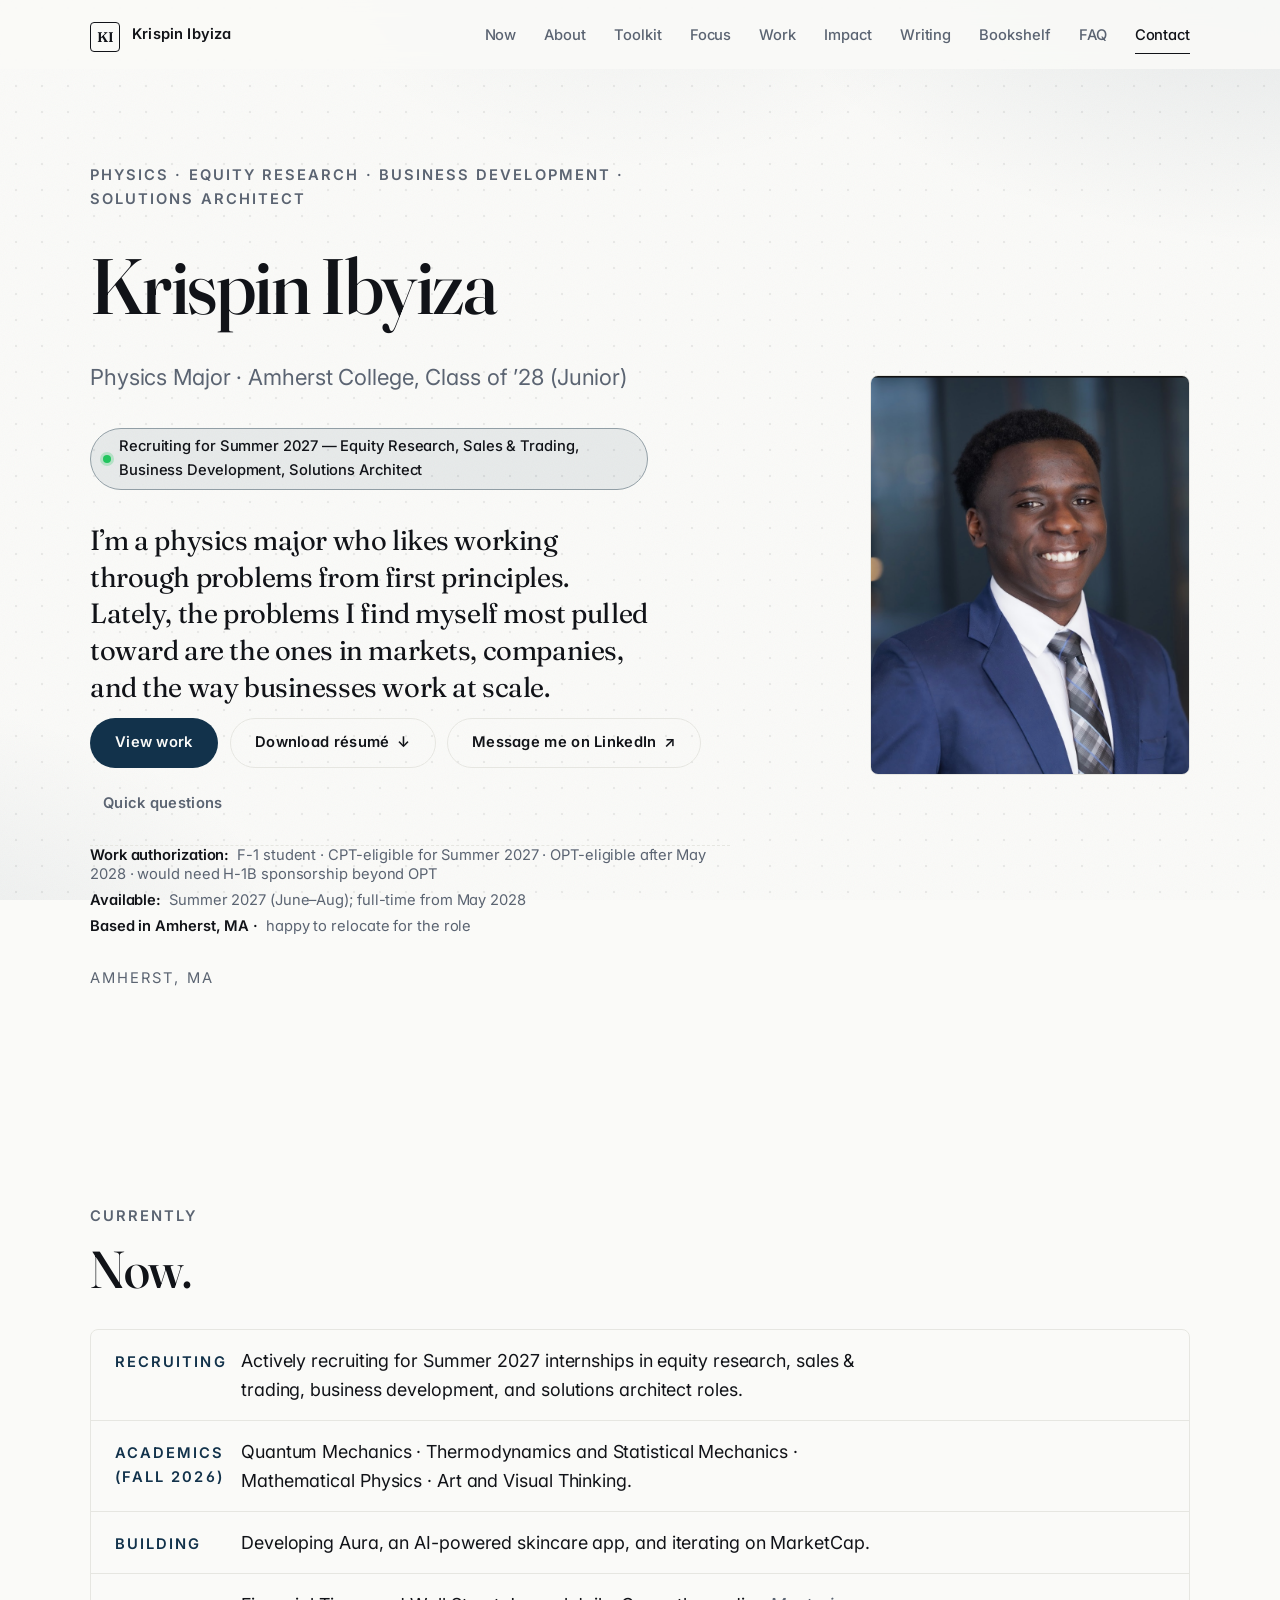
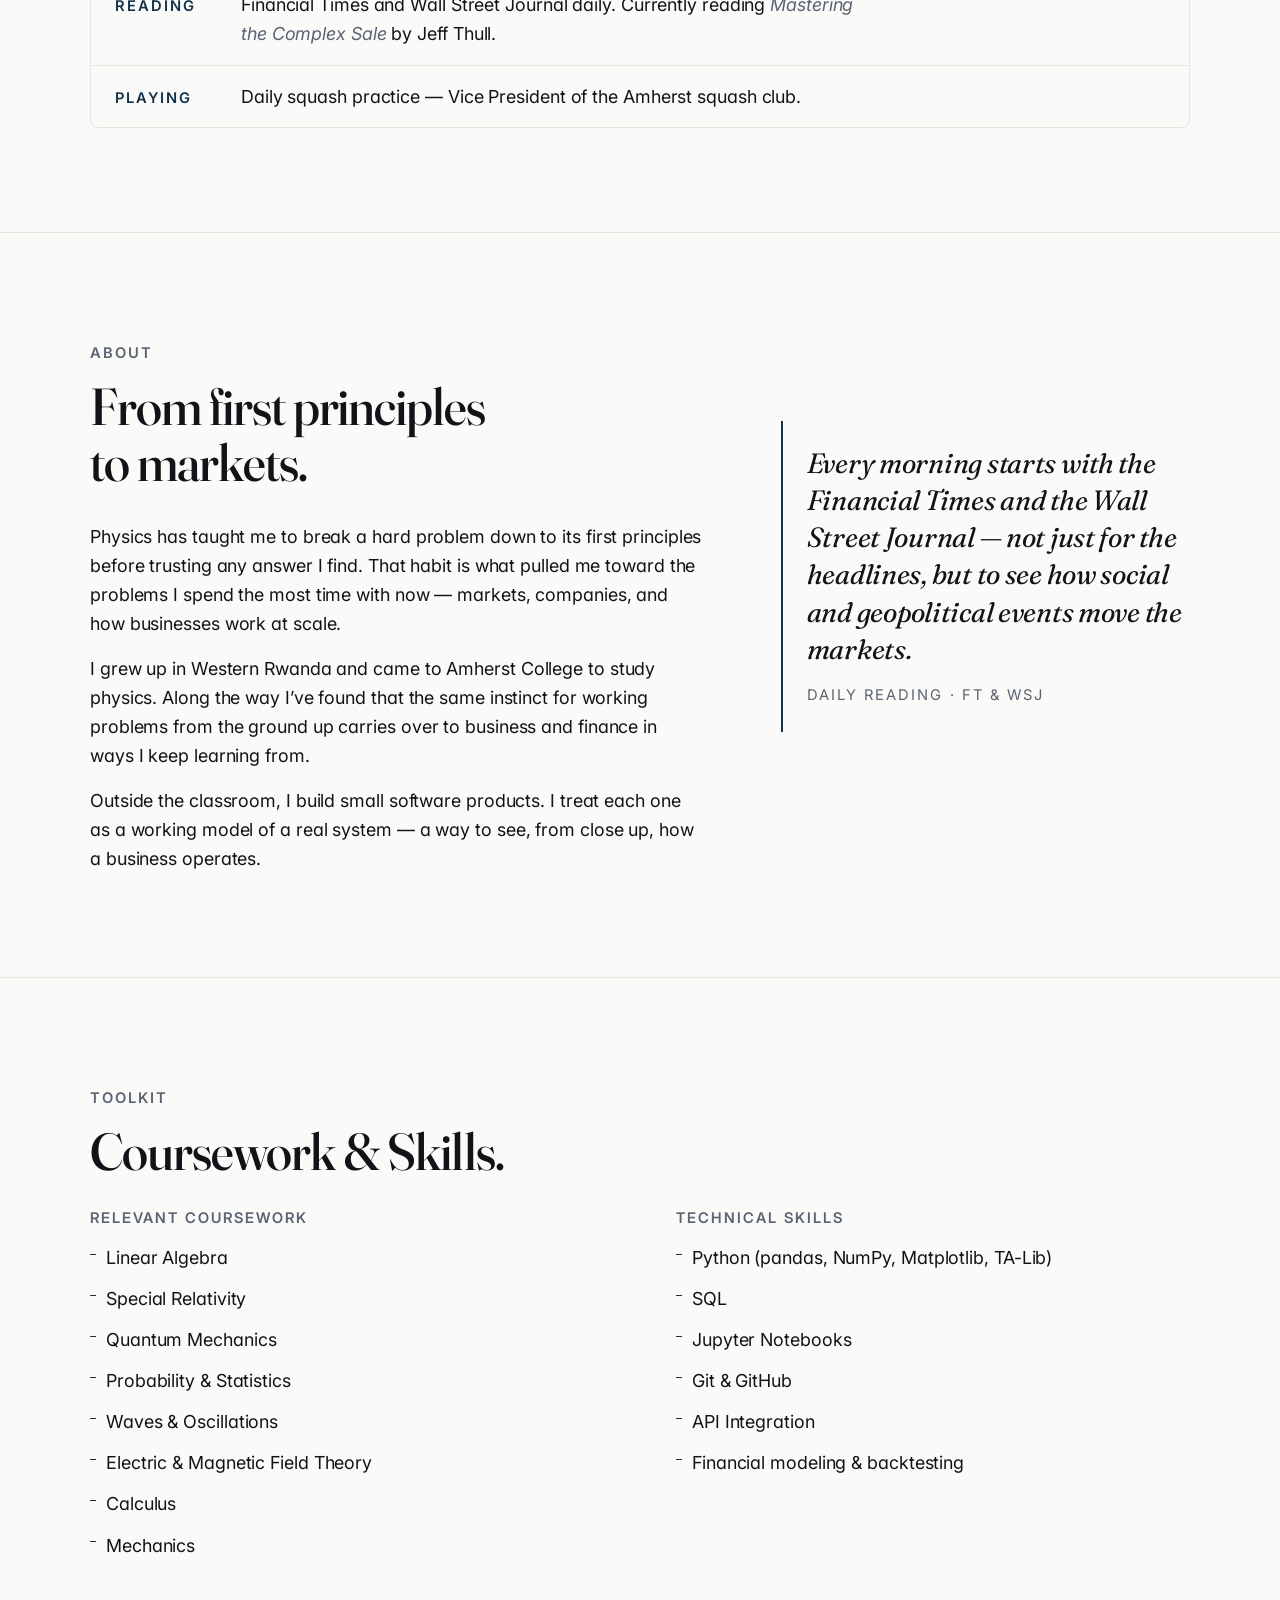
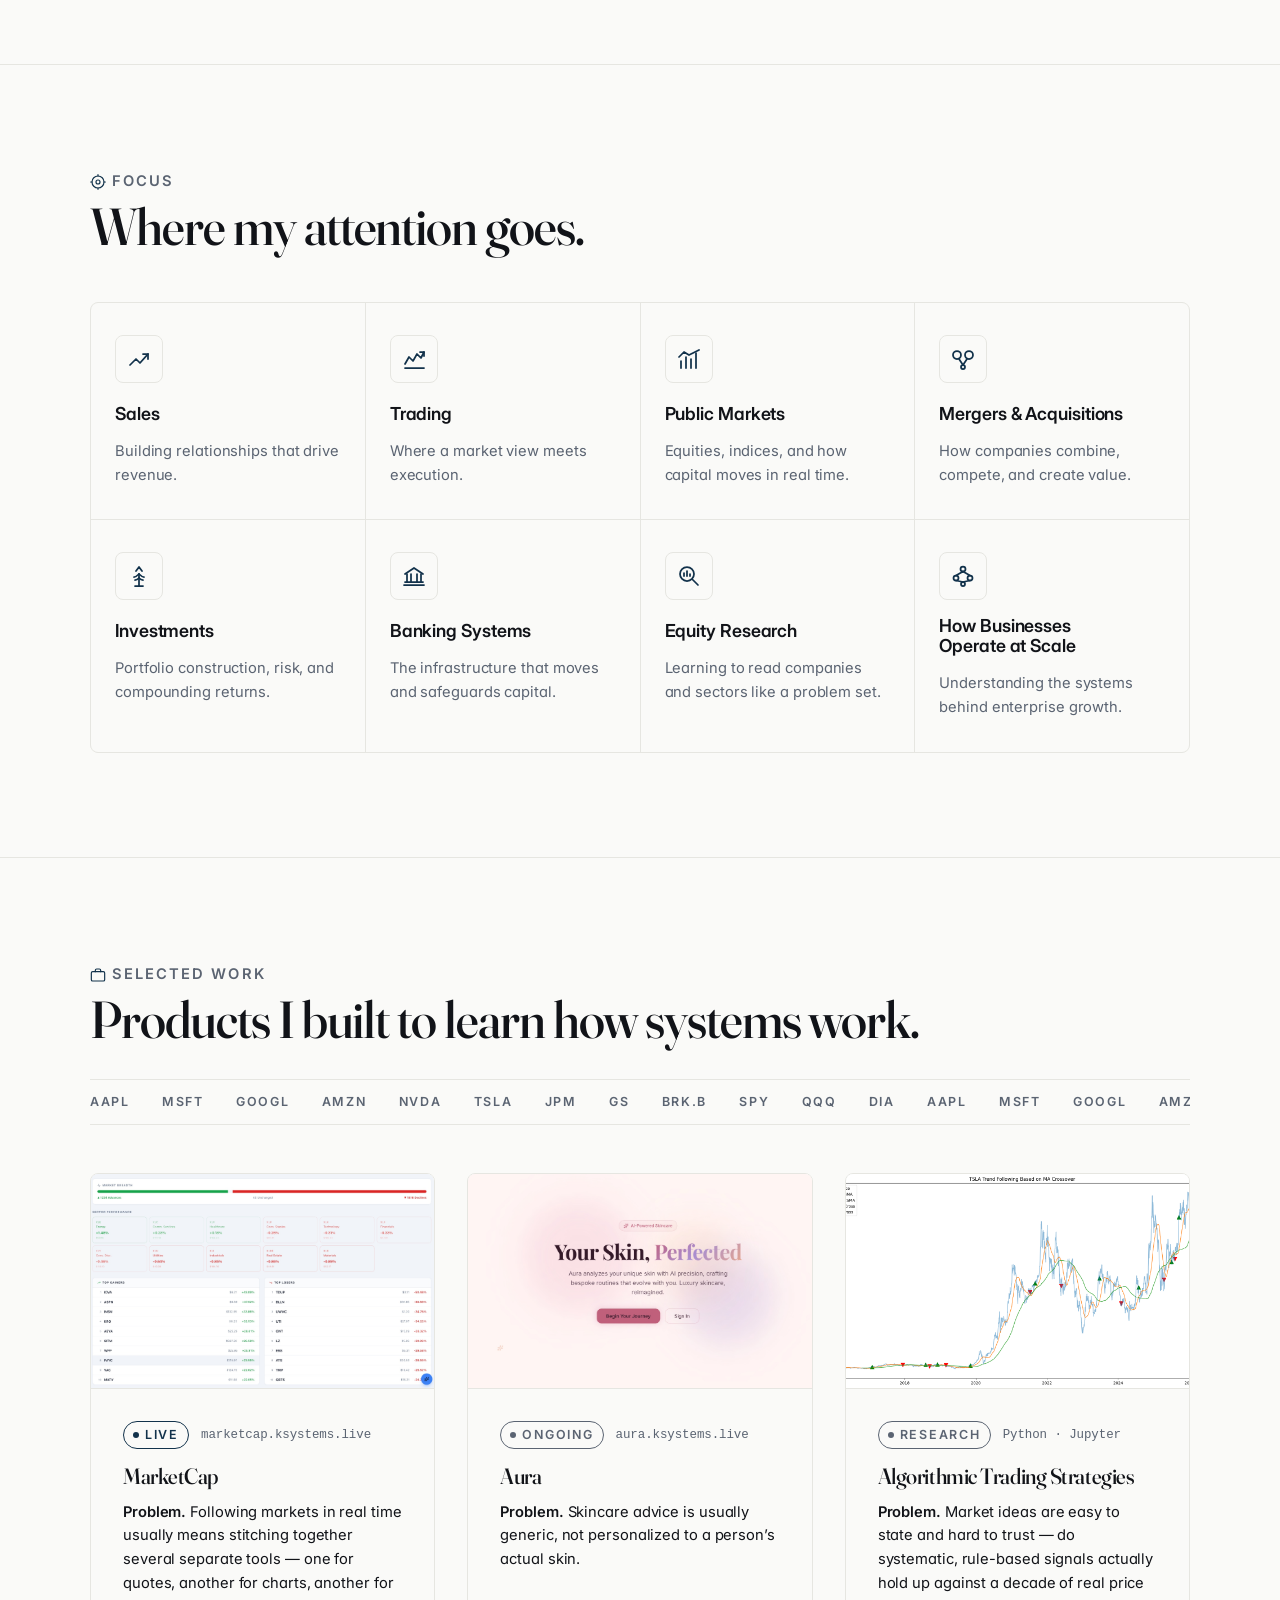
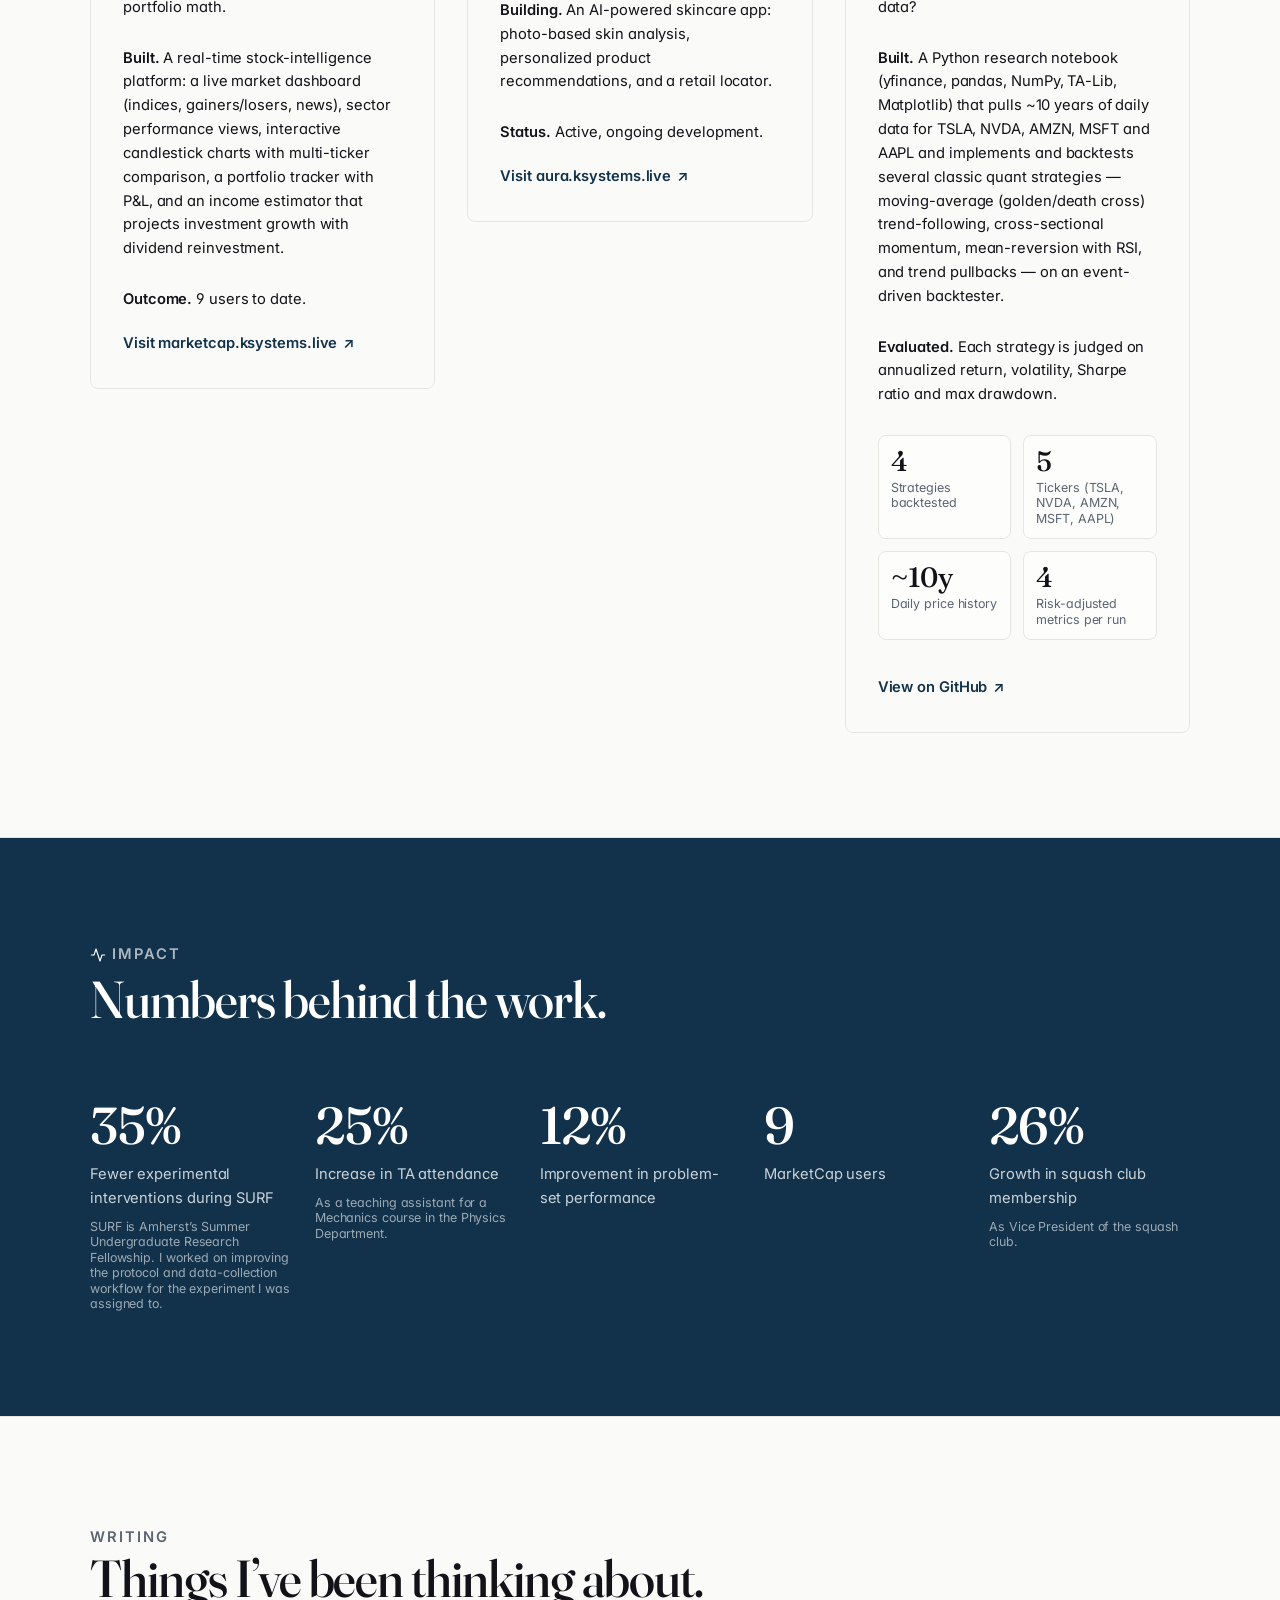
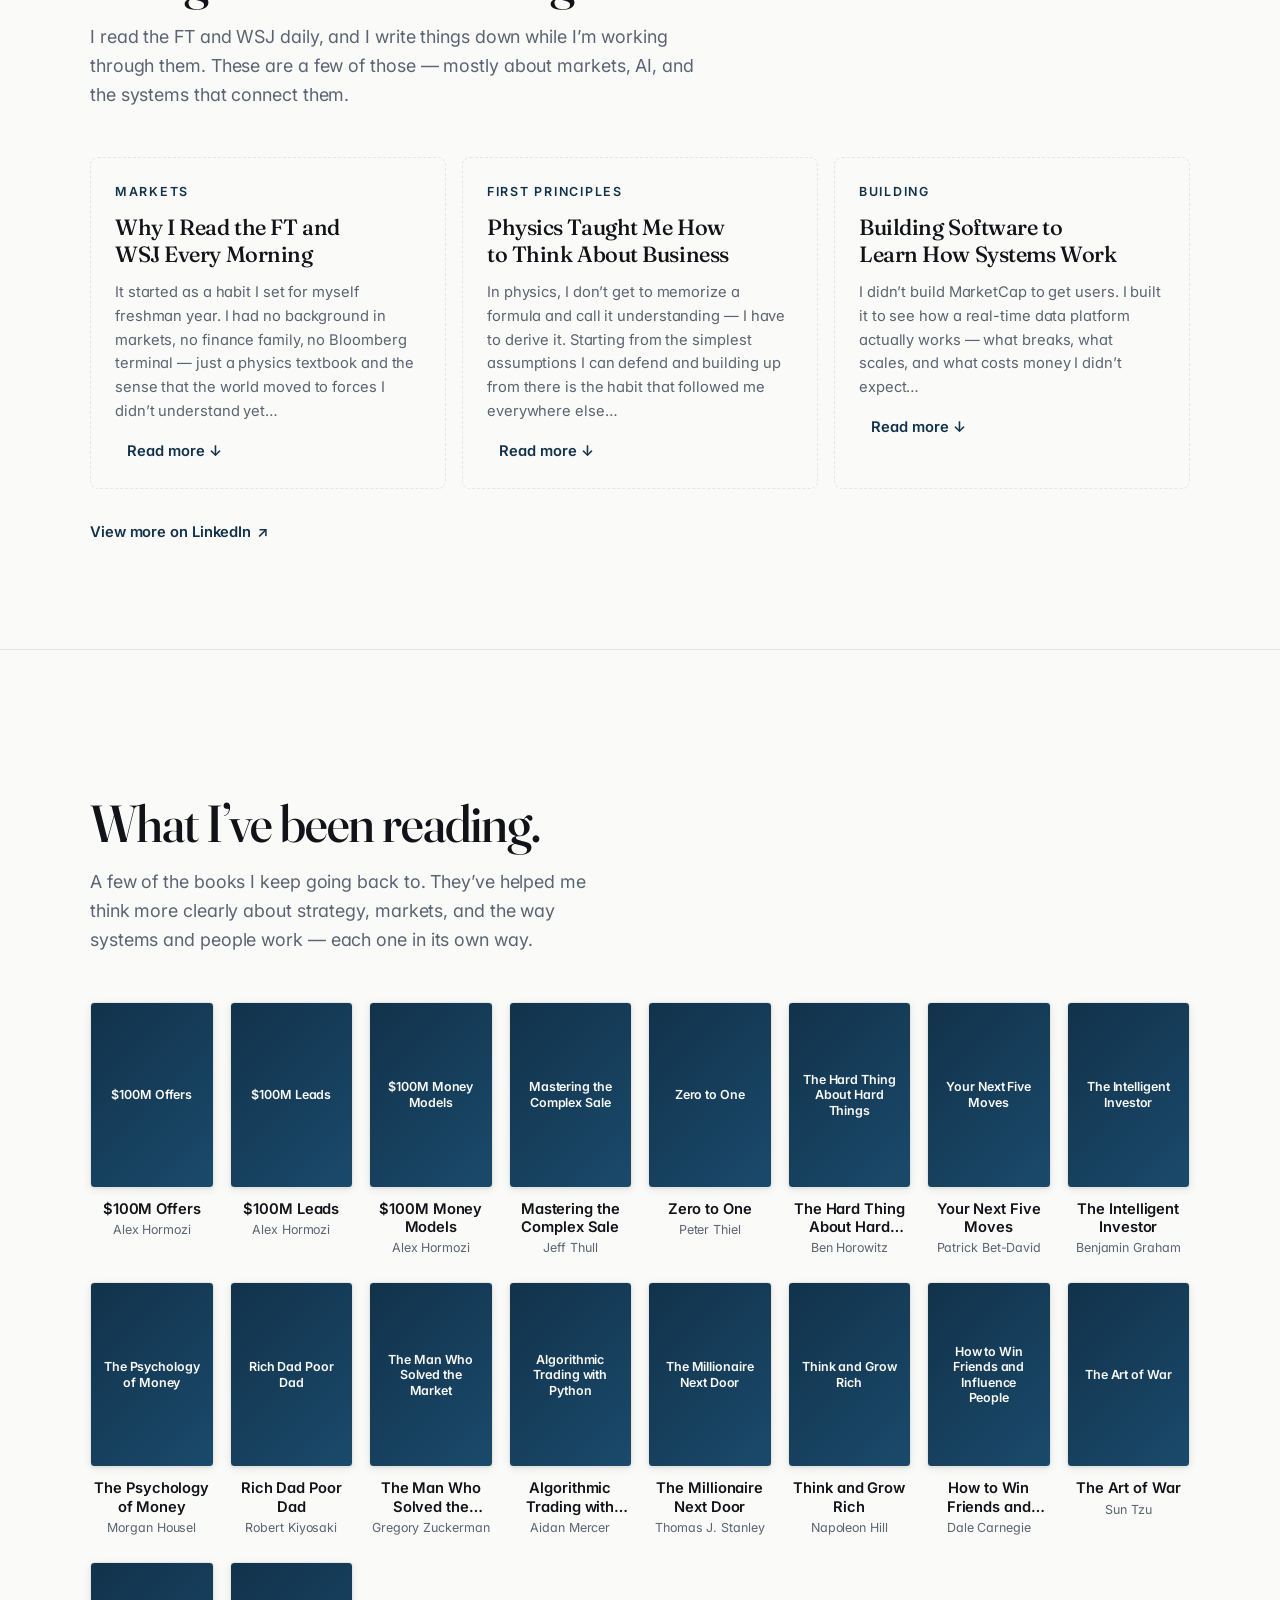
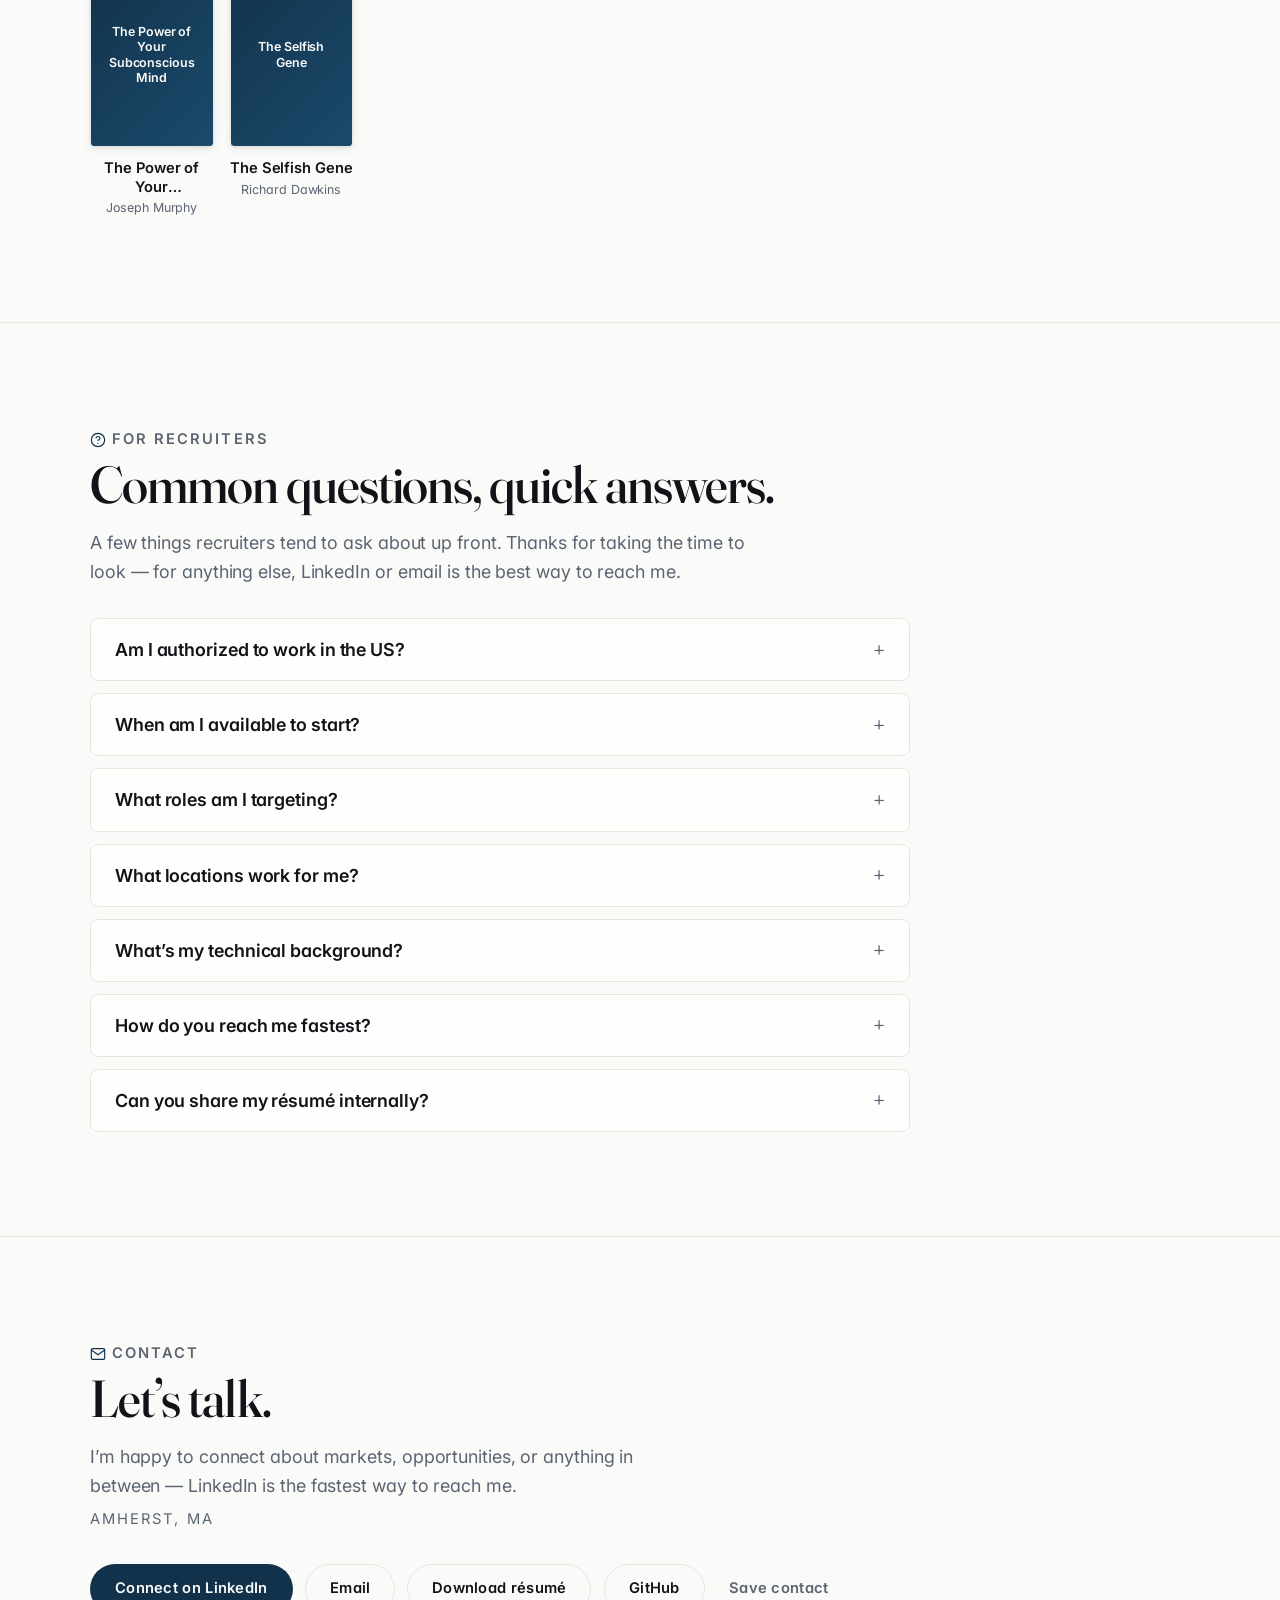
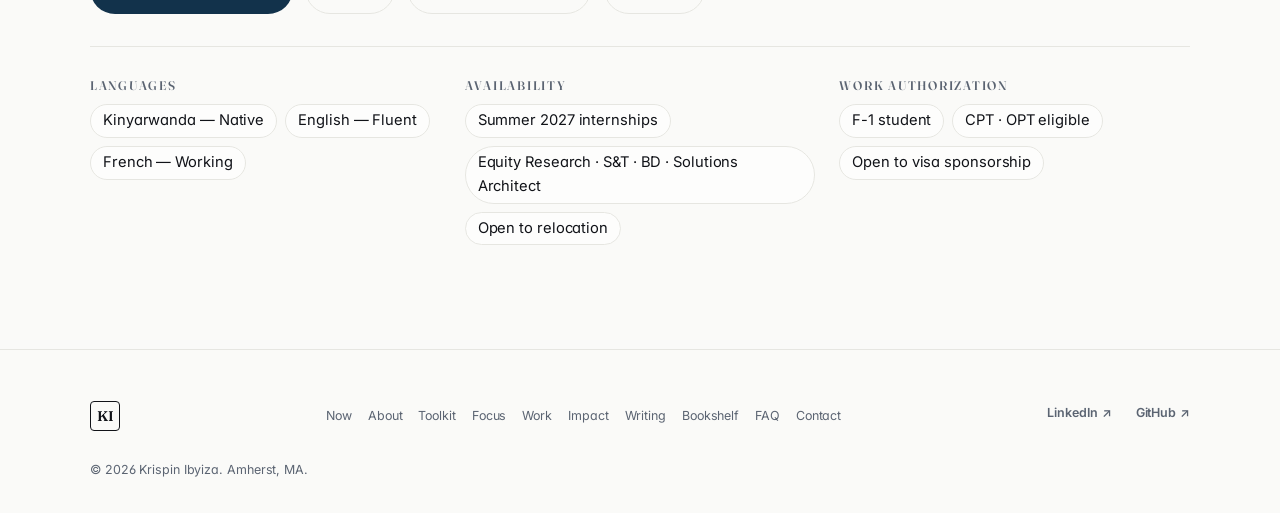
<file: index.html>
<!DOCTYPE html>
<html lang="en" data-theme="light">
<head>
  <meta charset="UTF-8" />
  <meta name="viewport" content="width=device-width, initial-scale=1" />
  <title>Krispin Ibyiza — Physics · Equity Research · Business Development · Solutions Architect</title>
  <meta name="description" content="I'm a physics major at Amherst College recruiting for Summer 2027 internships in equity research, sales & trading, business development, and solutions architect roles. I build software and think in first principles." />

  <link rel="canonical" href="https://krispinibyiza.ksystems.live/" />

  <link rel="icon" href="/assets/favicon.svg" type="image/svg+xml" />

  <link rel="preconnect" href="https://fonts.googleapis.com" />
  <link rel="preconnect" href="https://fonts.gstatic.com" crossorigin />
  <link rel="stylesheet" href="https://fonts.googleapis.com/css2?family=Fraunces:opsz,wght@9..144,400;9..144,500;9..144,600;9..144,700&family=Inter:wght@400;500;600;700&display=swap" />

  <!-- Open Graph -->
  <meta property="og:type" content="profile" />
  <meta property="og:site_name" content="Krispin Ibyiza" />
  <meta property="og:title" content="Krispin Ibyiza — Physics · Equity Research · Business Development · Solutions Architect" />
  <meta property="og:description" content="I'm a physics major at Amherst College recruiting for Summer 2027 internships in equity research, sales & trading, business development, and solutions architect roles." />
  <meta property="og:url" content="https://krispinibyiza.ksystems.live/" />
  <meta property="og:image" content="https://krispinibyiza.ksystems.live/assets/og-image.png" />
  <meta property="og:image:width" content="1200" />
  <meta property="og:image:height" content="630" />

  <!-- Twitter card -->
  <meta name="twitter:card" content="summary_large_image" />
  <meta name="twitter:title" content="Krispin Ibyiza — Physics · Equity Research · Business Development · Solutions Architect" />
  <meta name="twitter:description" content="I'm a physics major at Amherst College recruiting for Summer 2027 internships in equity research, sales & trading, business development, and solutions architect roles." />
  <meta name="twitter:image" content="https://krispinibyiza.ksystems.live/assets/og-image.png" />

  <!-- Structured data -->
  <script type="application/ld+json">
  {
    "@context": "https://schema.org",
    "@type": "Person",
    "name": "Krispin Ibyiza",
    "jobTitle": "Physics Major",
    "description": "Physics major at Amherst College focused on markets, businesses, and how they work at scale. Recruiting for Summer 2027 internships in equity research, sales & trading, business development, and solutions architect roles.",
    "image": "https://krispinibyiza.ksystems.live/assets/headshot.jpg",
    "alumniOf": {
      "@type": "CollegeOrUniversity",
      "name": "Amherst College"
    },
    "homeLocation": {
      "@type": "Place",
      "name": "Amherst, MA"
    },
    "knowsAbout": [
      "Public markets",
      "Investments",
      "Mergers and acquisitions",
      "Equity research",
      "Sales and trading",
      "Business development",
      "Solutions architecture",
      "Algorithmic trading",
      "Physics"
    ],
    "url": "https://krispinibyiza.ksystems.live/",
    "sameAs": [
      "https://www.linkedin.com/in/krispin-ibyiza-bb4354380/",
      "https://github.com/kgenticia-a11y"
    ]
  }
  </script>

  <link rel="stylesheet" href="styles.css" />
</head>
<body>
  <a class="skip-link" href="#main">Skip to content</a>
  <div class="sr-only" role="status" aria-live="polite" data-anchor-status></div>

  <div id="scroll-progress" class="scroll-progress" aria-hidden="true">
    <span class="scroll-progress__bar"></span>
  </div>

  <header class="site-header" role="banner">
    <div class="container nav">
      <a class="nav__brand" href="#top" aria-label="Krispin Ibyiza — home">
        <span class="nav__mono" aria-hidden="true">KI</span>
        <span class="nav__name">Krispin Ibyiza</span>
      </a>

      <button
        class="nav__toggle"
        type="button"
        aria-expanded="false"
        aria-controls="primary-menu"
        aria-label="Open menu"
        data-nav-toggle
      >
        <span class="nav__toggle-bar" aria-hidden="true"></span>
        <span class="nav__toggle-bar" aria-hidden="true"></span>
      </button>

      <nav class="nav__menu" id="primary-menu" aria-label="Primary">
        <ul role="list" class="nav__list">
          <li><a href="#now">Now</a></li>
          <li><a href="#about">About</a></li>
          <li><a href="#toolkit">Toolkit</a></li>
          <li><a href="#focus">Focus</a></li>
          <li><a href="#work">Work</a></li>
          <li><a href="#impact">Impact</a></li>
          <li><a href="#writing">Writing</a></li>
          <li><a href="#bookshelf">Bookshelf</a></li>
          <li><a href="#faq">FAQ</a></li>
          <li><a href="#contact">Contact</a></li>
        </ul>
      </nav>
    </div>
  </header>

  <main id="main">
    <section id="top" class="hero" aria-labelledby="hero-title">
      <div class="container hero__grid">
        <div class="hero__copy stack-lg">
          <p class="eyebrow reveal">Physics · Equity Research · Business Development · Solutions Architect</p>
          <h1 id="hero-title" class="display reveal">Krispin Ibyiza</h1>
          <p class="hero__role reveal">
            Physics Major · Amherst College, Class of &rsquo;28 (Junior)
          </p>
          <p class="status-chip reveal" aria-label="Currently available for recruiting">
            <span class="status-chip__dot" aria-hidden="true"></span>
            Recruiting for Summer 2027 &mdash; Equity Research, Sales &amp; Trading, Business Development, Solutions Architect
          </p>
          <p class="hero__lede reveal">
            I&rsquo;m a physics major who likes working through problems from
            first principles. Lately, the problems I find myself most pulled
            toward are the ones in markets, companies, and the way businesses
            work at scale.
          </p>
          <div class="hero__ctas reveal">
            <a class="btn btn-primary" href="#work">View work</a>
            <a class="btn btn-secondary" href="assets/krispin-ibyiza-resume.pdf" download>
              Download r&eacute;sum&eacute;
              <span aria-hidden="true">&darr;</span>
            </a>
            <a class="btn btn-secondary" href="https://www.linkedin.com/in/krispin-ibyiza-bb4354380/" target="_blank" rel="noopener noreferrer">
              Message me on LinkedIn
              <span aria-hidden="true">&nearr;</span>
            </a>
            <a class="btn btn-ghost" href="#faq">
              Quick questions
            </a>
          </div>
          <ul role="list" class="hero__facts reveal" aria-label="Quick facts for recruiters">
            <li><strong>Work authorization:</strong> F-1 student &middot; CPT-eligible for Summer 2027 &middot; OPT-eligible after May 2028 &middot; would need H-1B sponsorship beyond OPT</li>
            <li><strong>Available:</strong> Summer 2027 (June&ndash;Aug); full-time from May 2028</li>
            <li><strong>Based in Amherst, MA &middot;</strong> happy to relocate for the role</li>
          </ul>
          <p class="hero__meta reveal">Amherst, MA</p>
        </div>

        <figure class="hero__portrait reveal">
          <div class="hero__portrait-frame">
            <img
              src="assets/headshot.jpg"
              alt="Krispin Ibyiza — Physics major at Amherst College"
              width="600"
              height="600"
              loading="lazy"
              decoding="async"
            >
          </div>
        </figure>
      </div>
    </section>

    <!-- NOW / CURRENTLY -->
    <section id="now" class="section now-section" aria-labelledby="now-title">
      <div class="container">
        <p class="eyebrow reveal">Currently</p>
        <h2 id="now-title" class="section-title reveal">Now.<button class="anchor-link" data-anchor="now" aria-label="Copy link to Now section">#</button></h2>
        <ul role="list" class="now-list reveal">
          <li class="now-item">
            <span class="now-item__label">Recruiting</span>
            <span class="now-item__text">Actively recruiting for Summer 2027 internships in equity research, sales &amp; trading, business development, and solutions architect roles.</span>
          </li>
          <li class="now-item">
            <span class="now-item__label">Academics (Fall 2026)</span>
            <span class="now-item__text">Quantum Mechanics &middot; Thermodynamics and Statistical Mechanics &middot; Mathematical Physics &middot; Art and Visual Thinking.</span>
          </li>
          <li class="now-item">
            <span class="now-item__label">Building</span>
            <span class="now-item__text">Developing Aura, an AI-powered skincare app, and iterating on MarketCap.</span>
          </li>
          <li class="now-item">
            <span class="now-item__label">Reading</span>
            <span class="now-item__text">Financial Times and Wall Street Journal daily. Currently reading <em>Mastering the Complex Sale</em> by Jeff Thull.</span>
          </li>
          <li class="now-item">
            <span class="now-item__label">Playing</span>
            <span class="now-item__text">Daily squash practice &mdash; Vice President of the Amherst squash club.</span>
          </li>
        </ul>
      </div>
    </section>

    <section id="about" class="section about" aria-labelledby="about-title">
      <div class="container about__grid">
        <div class="about__intro">
          <p class="eyebrow reveal">About</p>
          <h2 id="about-title" class="section-title reveal">From first principles to markets.<button class="anchor-link" data-anchor="about" aria-label="Copy link to About section">#</button></h2>
          <div class="about__body stack reveal">
            <p>
              Physics has taught me to break a hard problem down to its first
              principles before trusting any answer I find. That habit is what
              pulled me toward the problems I spend the most time with now
              &mdash; markets, companies, and how businesses work at scale.
            </p>
            <p>
              I grew up in Western Rwanda and came to Amherst College to study
              physics. Along the way I&rsquo;ve found that the same instinct for
              working problems from the ground up carries over to business and
              finance in ways I keep learning from.
            </p>
            <p>
              Outside the classroom, I build small software products. I treat
              each one as a working model of a real system &mdash; a way to see,
              from close up, how a business operates.
            </p>
          </div>
        </div>

        <aside class="about__aside reveal" aria-label="How I stay sharp">
          <blockquote class="pull-quote">
            <p>
              Every morning starts with the Financial Times and the Wall Street
              Journal &mdash; not just for the headlines, but to see how social
              and geopolitical events move the markets.
            </p>
            <footer class="pull-quote__cite">Daily reading &middot; FT &amp; WSJ</footer>
          </blockquote>
        </aside>
      </div>
    </section>

    <!-- TOOLKIT / COURSEWORK & SKILLS -->
    <section id="toolkit" class="section toolkit-section" aria-labelledby="toolkit-title">
      <div class="container">
        <p class="eyebrow reveal">Toolkit</p>
        <h2 id="toolkit-title" class="section-title reveal">Coursework &amp; Skills.<button class="anchor-link" data-anchor="toolkit" aria-label="Copy link to Toolkit section">#</button></h2>
        <div class="toolkit-grid reveal">
          <div class="toolkit-group">
            <h3 class="toolkit-group__title">Relevant Coursework</h3>
            <ul role="list" class="toolkit-list">
              <li>Linear Algebra</li>
              <li>Special Relativity</li>
              <li>Quantum Mechanics</li>
              <li>Probability &amp; Statistics</li>
              <li>Waves &amp; Oscillations</li>
              <li>Electric &amp; Magnetic Field Theory</li>
              <li>Calculus</li>
              <li>Mechanics</li>
            </ul>
          </div>
          <div class="toolkit-group">
            <h3 class="toolkit-group__title">Technical Skills</h3>
            <ul role="list" class="toolkit-list">
              <li>Python (pandas, NumPy, Matplotlib, TA-Lib)</li>
              <li>SQL</li>
              <li>Jupyter Notebooks</li>
              <li>Git &amp; GitHub</li>
              <li>API Integration</li>
              <li>Financial modeling &amp; backtesting</li>
            </ul>
          </div>
        </div>
      </div>
    </section>

    <section id="focus" class="section" aria-labelledby="focus-title">
      <div class="container">
        <p class="eyebrow reveal">
          <svg class="eyebrow__icon" width="16" height="16" viewBox="0 0 24 24" fill="none" stroke="currentColor" stroke-width="1.75" stroke-linecap="round" stroke-linejoin="round" aria-hidden="true" focusable="false"><circle cx="12" cy="12" r="3"/><circle cx="12" cy="12" r="9"/><line x1="12" y1="3" x2="12" y2="1"/><line x1="12" y1="23" x2="12" y2="21"/><line x1="3" y1="12" x2="1" y2="12"/><line x1="23" y1="12" x2="21" y2="12"/></svg>
          Focus
        </p>
        <h2 id="focus-title" class="section-title reveal">Where my attention goes.<button class="anchor-link" data-anchor="focus" aria-label="Copy link to Focus section">#</button></h2>

        <ul role="list" class="focus-grid">
          <li class="focus-card reveal">
            <div class="focus-card__icon" aria-hidden="true">
              <svg width="24" height="24" viewBox="0 0 24 24" fill="none" stroke="currentColor" stroke-width="1.75" stroke-linecap="round" stroke-linejoin="round" focusable="false"><path d="M3 18L9 12L13 16L21 7"/><polyline points="16 7 21 7 21 12"/></svg>
            </div>
            <h3>Sales</h3>
            <p>Building relationships that drive revenue.</p>
          </li>
          <li class="focus-card reveal">
            <div class="focus-card__icon" aria-hidden="true">
              <svg width="24" height="24" viewBox="0 0 24 24" fill="none" stroke="currentColor" stroke-width="1.75" stroke-linecap="round" stroke-linejoin="round" focusable="false"><polyline points="3 17 7 10 11 14 15 7 19 11 22 5"/><polyline points="18 5 22 5 22 9"/><line x1="3" y1="21" x2="22" y2="21"/></svg>
            </div>
            <h3>Trading</h3>
            <p>Where a market view meets execution.</p>
          </li>
          <li class="focus-card reveal">
            <div class="focus-card__icon" aria-hidden="true">
              <svg width="24" height="24" viewBox="0 0 24 24" fill="none" stroke="currentColor" stroke-width="1.75" stroke-linecap="round" stroke-linejoin="round" focusable="false"><line x1="4" y1="21" x2="4" y2="14"/><line x1="9" y1="21" x2="9" y2="10"/><line x1="14" y1="21" x2="14" y2="12"/><line x1="19" y1="21" x2="19" y2="6"/><polyline points="2 10 7 5 12 8 22 3"/></svg>
            </div>
            <h3>Public Markets</h3>
            <p>Equities, indices, and how capital moves in real time.</p>
          </li>
          <li class="focus-card reveal">
            <div class="focus-card__icon" aria-hidden="true">
              <svg width="24" height="24" viewBox="0 0 24 24" fill="none" stroke="currentColor" stroke-width="1.75" stroke-linecap="round" stroke-linejoin="round" focusable="false"><circle cx="6" cy="8" r="4"/><circle cx="18" cy="8" r="4"/><path d="M8 12L12 18L16 12"/><circle cx="12" cy="20" r="2"/></svg>
            </div>
            <h3>Mergers &amp; Acquisitions</h3>
            <p>How companies combine, compete, and create value.</p>
          </li>
          <li class="focus-card reveal">
            <div class="focus-card__icon" aria-hidden="true">
              <svg width="24" height="24" viewBox="0 0 24 24" fill="none" stroke="currentColor" stroke-width="1.75" stroke-linecap="round" stroke-linejoin="round" focusable="false"><line x1="12" y1="22" x2="12" y2="10"/><path d="M12 10C12 10 9 13 7 13"/><path d="M12 10C12 10 15 13 17 13"/><path d="M12 14C12 14 10 16 8 16"/><path d="M12 14C12 14 14 16 16 16"/><line x1="8" y1="22" x2="16" y2="22"/><polyline points="9 7 12 3 15 7"/></svg>
            </div>
            <h3>Investments</h3>
            <p>Portfolio construction, risk, and compounding returns.</p>
          </li>
          <li class="focus-card reveal">
            <div class="focus-card__icon" aria-hidden="true">
              <svg width="24" height="24" viewBox="0 0 24 24" fill="none" stroke="currentColor" stroke-width="1.75" stroke-linecap="round" stroke-linejoin="round" focusable="false"><polyline points="3 10 12 4 21 10"/><line x1="5" y1="10" x2="5" y2="18"/><line x1="9" y1="10" x2="9" y2="18"/><line x1="15" y1="10" x2="15" y2="18"/><line x1="19" y1="10" x2="19" y2="18"/><line x1="3" y1="18" x2="21" y2="18"/><line x1="2" y1="21" x2="22" y2="21"/></svg>
            </div>
            <h3>Banking Systems</h3>
            <p>The infrastructure that moves and safeguards capital.</p>
          </li>
          <li class="focus-card reveal">
            <div class="focus-card__icon" aria-hidden="true">
              <svg width="24" height="24" viewBox="0 0 24 24" fill="none" stroke="currentColor" stroke-width="1.75" stroke-linecap="round" stroke-linejoin="round" focusable="false"><circle cx="10" cy="10" r="7"/><line x1="15.5" y1="15.5" x2="21" y2="21"/><line x1="7" y1="12" x2="7" y2="9"/><line x1="10" y1="12" x2="10" y2="7"/><line x1="13" y1="12" x2="13" y2="10"/></svg>
            </div>
            <h3>Equity Research</h3>
            <p>Learning to read companies and sectors like a problem set.</p>
          </li>
          <li class="focus-card reveal">
            <div class="focus-card__icon" aria-hidden="true">
              <svg width="24" height="24" viewBox="0 0 24 24" fill="none" stroke="currentColor" stroke-width="1.75" stroke-linecap="round" stroke-linejoin="round" focusable="false"><circle cx="12" cy="5" r="2.5"/><circle cx="5" cy="14" r="2.5"/><circle cx="19" cy="14" r="2.5"/><circle cx="12" cy="20" r="2"/><line x1="12" y1="7.5" x2="5" y2="11.5"/><line x1="12" y1="7.5" x2="19" y2="11.5"/><line x1="5" y1="16.5" x2="12" y2="18"/><line x1="19" y1="16.5" x2="12" y2="18"/></svg>
            </div>
            <h3>How Businesses Operate at Scale</h3>
            <p>Understanding the systems behind enterprise growth.</p>
          </li>
        </ul>
      </div>
    </section>

    <section id="work" class="section" aria-labelledby="work-title">
      <div class="container">
        <p class="eyebrow reveal">
          <svg class="eyebrow__icon" width="16" height="16" viewBox="0 0 24 24" fill="none" stroke="currentColor" stroke-width="1.75" stroke-linecap="round" stroke-linejoin="round" aria-hidden="true" focusable="false"><rect x="2" y="7" width="20" height="14" rx="2"/><path d="M16 7V5C16 3.9 15.1 3 14 3H10C8.9 3 8 3.9 8 5V7"/></svg>
          Selected work
        </p>
        <h2 id="work-title" class="section-title reveal">Products I built to learn how systems work.<button class="anchor-link" data-anchor="work" aria-label="Copy link to Selected work section">#</button></h2>

        <!-- Decorative only: real ticker symbols, no prices or invented figures. -->
        <div class="ticker reveal" aria-hidden="true">
          <div class="ticker__track">
            <span class="ticker__list">
              <span>AAPL</span><span>MSFT</span><span>GOOGL</span><span>AMZN</span><span>NVDA</span><span>TSLA</span><span>JPM</span><span>GS</span><span>BRK.B</span><span>SPY</span><span>QQQ</span><span>DIA</span>
            </span>
            <span class="ticker__list">
              <span>AAPL</span><span>MSFT</span><span>GOOGL</span><span>AMZN</span><span>NVDA</span><span>TSLA</span><span>JPM</span><span>GS</span><span>BRK.B</span><span>SPY</span><span>QQQ</span><span>DIA</span>
            </span>
          </div>
        </div>

        <div class="case-list">
          <article class="case-card reveal">
            <div class="case-card__media">
              <img src="assets/marketcap.jpg" alt="MarketCap dashboard showing market breadth, sector performance across sectors, and top gainers and losers" loading="lazy" decoding="async" width="2000" height="1245">
            </div>
            <div class="case-card__body">
              <div class="case-card__meta">
                <span class="status-pill status-pill--live">Live</span>
                <span class="case-card__domain">marketcap.ksystems.live</span>
              </div>
              <h3>MarketCap</h3>
              <p class="case-card__line">
                <strong>Problem.</strong> Following markets in real time usually
                means stitching together several separate tools &mdash; one for
                quotes, another for charts, another for portfolio math.
              </p>
              <p class="case-card__line">
                <strong>Built.</strong> A real-time stock-intelligence platform:
                a live market dashboard (indices, gainers/losers, news), sector
                performance views, interactive candlestick charts with
                multi-ticker comparison, a portfolio tracker with P&amp;L, and
                an income estimator that projects investment growth with
                dividend reinvestment.
              </p>
              <p class="case-card__line case-card__outcome">
                <strong>Outcome.</strong> 9 users to date.
              </p>
              <a class="case-card__link" href="https://marketcap.ksystems.live/login" target="_blank" rel="noopener noreferrer">
                Visit marketcap.ksystems.live <span aria-hidden="true">&nearr;</span>
              </a>
            </div>
          </article>

          <article class="case-card reveal">
            <div class="case-card__media">
              <img src="assets/aura.jpg" alt="Aura landing page: &ldquo;Your Skin, Perfected&rdquo; — AI-powered skincare with begin and sign-in actions" loading="lazy" decoding="async" width="2000" height="1542">
            </div>
            <div class="case-card__body">
              <div class="case-card__meta">
                <span class="status-pill status-pill--ongoing">Ongoing</span>
                <span class="case-card__domain">aura.ksystems.live</span>
              </div>
              <h3>Aura</h3>
              <p class="case-card__line">
                <strong>Problem.</strong> Skincare advice is usually generic,
                not personalized to a person&rsquo;s actual skin.
              </p>
              <p class="case-card__line">
                <strong>Building.</strong> An AI-powered skincare app: photo-based
                skin analysis, personalized product recommendations, and a
                retail locator.
              </p>
              <p class="case-card__line case-card__outcome">
                <strong>Status.</strong> Active, ongoing development.
              </p>
              <a class="case-card__link" href="https://aura.ksystems.live" target="_blank" rel="noopener noreferrer">
                Visit aura.ksystems.live <span aria-hidden="true">&nearr;</span>
              </a>
            </div>
          </article>

          <article class="case-card reveal">
            <div class="case-card__media">
              <img src="assets/tr-str.png" alt="TSLA trend-following backtest chart: price with 50- and 200-day moving averages and green golden-cross / red death-cross buy and sell markers, 2016–2026" loading="lazy" decoding="async" width="1528" height="759">
            </div>
            <div class="case-card__body">
              <div class="case-card__meta">
                <span class="status-pill status-pill--research">Research</span>
                <span class="case-card__domain">Python &middot; Jupyter</span>
              </div>
              <h3>Algorithmic Trading Strategies</h3>
              <p class="case-card__line">
                <strong>Problem.</strong> Market ideas are easy to state and hard
                to trust &mdash; do systematic, rule-based signals actually hold up
                against a decade of real price data?
              </p>
              <p class="case-card__line">
                <strong>Built.</strong> A Python research notebook (yfinance,
                pandas, NumPy, TA-Lib, Matplotlib) that pulls ~10 years of daily
                data for TSLA, NVDA, AMZN, MSFT and AAPL and implements and
                backtests several classic quant strategies &mdash; moving-average
                (golden/death cross) trend-following, cross-sectional momentum,
                mean-reversion with RSI, and trend pullbacks &mdash; on an
                event-driven backtester.
              </p>
              <p class="case-card__line case-card__outcome">
                <strong>Evaluated.</strong> Each strategy is judged on annualized
                return, volatility, Sharpe ratio and max drawdown.
              </p>
              <ul role="list" class="case-metrics" aria-label="Backtest metrics">
                <li class="case-metric">
                  <span class="case-metric__value">4</span>
                  <span class="case-metric__label">Strategies backtested</span>
                </li>
                <li class="case-metric">
                  <span class="case-metric__value">5</span>
                  <span class="case-metric__label">Tickers (TSLA, NVDA, AMZN, MSFT, AAPL)</span>
                </li>
                <li class="case-metric">
                  <span class="case-metric__value">~10y</span>
                  <span class="case-metric__label">Daily price history</span>
                </li>
                <li class="case-metric">
                  <span class="case-metric__value">4</span>
                  <span class="case-metric__label">Risk-adjusted metrics per run</span>
                </li>
              </ul>
              <a class="case-card__link" href="https://github.com/kgenticia-a11y/tr-str/blob/main/Algo_with_Python1.ipynb" target="_blank" rel="noopener noreferrer">
                View on GitHub <span aria-hidden="true">&nearr;</span>
              </a>
            </div>
          </article>
        </div>
      </div>
    </section>

    <section id="impact" class="section impact-band" aria-labelledby="impact-title">
      <div class="container">
        <p class="eyebrow reveal">
          <svg class="eyebrow__icon" width="16" height="16" viewBox="0 0 24 24" fill="none" stroke="currentColor" stroke-width="1.75" stroke-linecap="round" stroke-linejoin="round" aria-hidden="true" focusable="false"><polyline points="22 12 18 12 15 21 9 3 6 12 2 12"/></svg>
          Impact
        </p>
        <h2 id="impact-title" class="section-title reveal">Numbers behind the work.</h2>

        <ul role="list" class="stat-grid">
          <li class="stat-block reveal">
            <p class="stat-block__value"><span class="js-count" data-count-to="35" data-count-suffix="%">35%</span></p>
            <p class="stat-block__label">Fewer experimental interventions during SURF</p>
            <p class="stat-block__context">SURF is Amherst&rsquo;s Summer Undergraduate Research Fellowship. I worked on improving the protocol and data-collection workflow for the experiment I was assigned to.</p>
          </li>
          <li class="stat-block reveal">
            <p class="stat-block__value"><span class="js-count" data-count-to="25" data-count-suffix="%">25%</span></p>
            <p class="stat-block__label">Increase in TA attendance</p>
            <p class="stat-block__context">As a teaching assistant for a Mechanics course in the Physics Department.</p>
          </li>
          <li class="stat-block reveal">
            <p class="stat-block__value"><span class="js-count" data-count-to="12" data-count-suffix="%">12%</span></p>
            <p class="stat-block__label">Improvement in problem-set performance</p>
          </li>
          <li class="stat-block reveal">
            <p class="stat-block__value"><span class="js-count" data-count-to="9" data-count-suffix="">9</span></p>
            <p class="stat-block__label">MarketCap users</p>
          </li>
          <li class="stat-block reveal">
            <p class="stat-block__value"><span class="js-count" data-count-to="26" data-count-suffix="%">26%</span></p>
            <p class="stat-block__label">Growth in squash club membership</p>
            <p class="stat-block__context">As Vice President of the squash club.</p>
          </li>
        </ul>
      </div>
    </section>

    <!-- WRITING -->
    <section id="writing" class="section" aria-labelledby="writing-title">
      <div class="container">
        <p class="eyebrow reveal">Writing</p>
        <h2 id="writing-title" class="section-title reveal">Things I&rsquo;ve been thinking about.<button class="anchor-link" data-anchor="writing" aria-label="Copy link to Writing section">#</button></h2>
        <p class="writing-intro reveal">
          I read the FT and WSJ daily, and I write things down while I&rsquo;m
          working through them. These are a few of those &mdash; mostly about
          markets, AI, and the systems that connect them.
        </p>

        <div class="thinking-list">

          <article class="thinking-card reveal" data-essay="ft-wsj">
            <p class="thinking-card__topic">Markets</p>
            <h3 class="thinking-card__title">Why I Read the FT and WSJ Every Morning</h3>
            <p class="thinking-card__excerpt">
              It started as a habit I set for myself freshman year. I had no
              background in markets, no finance family, no Bloomberg terminal
              &mdash; just a physics textbook and the sense that the world
              moved to forces I didn&rsquo;t understand yet&hellip;
            </p>
            <button class="thinking-card__expand btn-ghost" aria-expanded="false" aria-controls="essay-ft-wsj">
              Read more <span aria-hidden="true">&#8595;</span>
            </button>
            <div class="thinking-card__full" id="essay-ft-wsj" hidden>
              <p>
                It started as a habit I set for myself freshman year. I had no
                background in markets, no finance family, no Bloomberg terminal
                &mdash; just a physics textbook and the sense that the world
                moved to forces I didn&rsquo;t understand yet.
              </p>
              <p>
                So I started reading. Every morning, before class, I open the
                FT and the WSJ. Not to trade, not because anyone told me to
                &mdash; just to understand. What keeps me coming back is that
                these aren&rsquo;t only news for me. They&rsquo;re a real-time
                feed of how the world actually works: how geopolitics moves
                commodity prices, how central bank language shifts bond yields,
                how a single earnings miss can crater a sector.
              </p>
              <p>
                Physics is where I learned to look for the mechanism behind any
                phenomenon, and the market feels like that same instinct applied
                to the economy. When the Fed raises rates and tech stocks fall,
                I find myself tracing it like a problem set &mdash; a discounting
                mechanism responding to the cost of future cash flows. When oil
                spikes after a geopolitical event, I&rsquo;m watching a supply
                shock in real time.
              </p>
              <p>
                A couple of years in, I notice I can look at a market event and
                start building a mental model almost on reflex: what caused it,
                who&rsquo;s exposed, what might happen next. That&rsquo;s not
                anything I was taught in a lecture. It&rsquo;s pattern recognition
                I&rsquo;ve picked up by showing up every morning, and that&rsquo;s
                probably why it sticks.
              </p>
              <p>
                I still miss things, and I&rsquo;m still learning. But reading
                the news like a physics problem &mdash; asking <em>why</em>,
                not just <em>what</em> &mdash; is the habit I find myself most
                grateful for.
              </p>
            </div>
          </article>

          <article class="thinking-card reveal" data-essay="physics-business">
            <p class="thinking-card__topic">First Principles</p>
            <h3 class="thinking-card__title">Physics Taught Me How to Think About Business</h3>
            <p class="thinking-card__excerpt">
              In physics, I don&rsquo;t get to memorize a formula and call it
              understanding &mdash; I have to derive it. Starting from the
              simplest assumptions I can defend and building up from there is
              the habit that followed me everywhere else&hellip;
            </p>
            <button class="thinking-card__expand btn-ghost" aria-expanded="false" aria-controls="essay-physics-business">
              Read more <span aria-hidden="true">&#8595;</span>
            </button>
            <div class="thinking-card__full" id="essay-physics-business" hidden>
              <p>
                In physics, I don&rsquo;t get to memorize a formula and call it
                understanding. I have to derive it &mdash; start from the
                simplest assumptions I can defend, and build up from there.
                That process is the most transferable thing I&rsquo;ve picked
                up at Amherst, and it followed me into everything else.
              </p>
              <p>
                When I started reading seriously about business and markets, I
                noticed I wanted the same thing from the material. I didn&rsquo;t
                want to just learn the vocabulary &mdash; DCFs, multiples, margins
                &mdash; and move on. I wanted to know what each one was actually
                modeling about the world. Why does the discount rate matter?
                What is it really saying about time, risk, and uncertainty?
              </p>
              <p>
                That&rsquo;s where physics shows up for me. When I look at a
                company, I don&rsquo;t start with the multiples. I start with:
                what does this business actually do? Where does the money come
                from? What has to be true for this model to work? That&rsquo;s
                the same question I&rsquo;m asking before I set up a differential
                equation &mdash; just applied to a different system.
              </p>
              <p>
                The parallel runs deeper than mindset. In mechanics, every system
                has constraints that bound what&rsquo;s possible. In business,
                those constraints are unit economics, market size, competitive
                dynamics. In both, the elegant answer isn&rsquo;t the complicated
                one &mdash; it&rsquo;s the one that identifies the binding
                constraint and works from there.
              </p>
              <p>
                I don&rsquo;t think physics automatically makes anyone good at
                markets. But the habit of asking <em>what must be true for this
                to work?</em> is the tool I reach for the most, and the one I
                most want to keep sharpening.
              </p>
            </div>
          </article>

          <article class="thinking-card reveal" data-essay="building-to-learn">
            <p class="thinking-card__topic">Building</p>
            <h3 class="thinking-card__title">Building Software to Learn How Systems Work</h3>
            <p class="thinking-card__excerpt">
              I didn&rsquo;t build MarketCap to get users. I built it to see how
              a real-time data platform actually works &mdash; what breaks,
              what scales, and what costs money I didn&rsquo;t expect&hellip;
            </p>
            <button class="thinking-card__expand btn-ghost" aria-expanded="false" aria-controls="essay-building-to-learn">
              Read more <span aria-hidden="true">&#8595;</span>
            </button>
            <div class="thinking-card__full" id="essay-building-to-learn" hidden>
              <p>
                I didn&rsquo;t build MarketCap to get users. I built it to see
                how a real-time data platform actually works &mdash; what breaks,
                what scales, and what costs money I didn&rsquo;t expect. The 9
                users it has are a side effect; the education was the point.
              </p>
              <p>
                That&rsquo;s how I think about every product I build. When I
                started on Aura, an AI-powered skincare app, the goal
                wasn&rsquo;t to disrupt the beauty industry. It was to understand
                how you take a raw AI capability, turn it into something a real
                person would trust and use, and build the operational layer
                around it &mdash; auth, onboarding, data storage, rate limits,
                cost controls.
              </p>
              <p>
                There&rsquo;s a kind of understanding I only seem to get by
                shipping. Reading about API rate limits isn&rsquo;t the same as
                hitting them at 2am and having to fix it. Understanding database
                indexing on paper isn&rsquo;t the same as watching my own query
                slow to a crawl with 10,000 rows. Building is how I turn
                concepts into something concrete for myself.
              </p>
              <p>
                This matters to me in a specific way. I want to work in equity
                research, trading, and business development &mdash; not in
                software itself. But the analysts I admire tend to carry a
                builder&rsquo;s intuition for the companies they look at. They
                understand the operational reality of a business because they&rsquo;ve
                run one, built one, or broken one.
              </p>
              <p>
                Building software is my version of that. Each project is a
                working model of a real system &mdash; not a line on a
                r&eacute;sum&eacute;, but something I had to make decisions
                about, debug at the edges, and explain to people who didn&rsquo;t
                care how it worked under the hood.
              </p>
              <p>
                That&rsquo;s the education I&rsquo;m building alongside my
                physics degree &mdash; one system at a time.
              </p>
            </div>
          </article>

        </div>

        <a class="writing-cta reveal" href="https://www.linkedin.com/in/krispin-ibyiza-bb4354380/" target="_blank" rel="noopener noreferrer">
          View more on LinkedIn <span aria-hidden="true">&nearr;</span>
        </a>
      </div>
    </section>

    <!-- BOOKSHELF -->
    <section id="bookshelf" class="section bookshelf-section" aria-labelledby="bookshelf-title">
      <div class="container">
        <p class="eyebrow reveal">
          <svg class="eyebrow__icon" width="16" height="16" viewBox="0 0 24 24" fill="none" stroke="currentColor" stroke-width="1.75" stroke-linecap="round" stroke-linejoin="round" aria-hidden="true" focusable="false"><path d="M4 19.5A2.5 2.5 0 0 1 6.5 17H20"/><path d="M6.5 2H20v20H6.5A2.5 2.5 0 0 1 4 19.5v-15A2.5 2.5 0 0 1 6.5 2z"/></svg>
          Bookshelf
        </p>
        <h2 id="bookshelf-title" class="section-title reveal">What I&rsquo;ve been reading.<button class="anchor-link" data-anchor="bookshelf" aria-label="Copy link to Bookshelf section">#</button></h2>
        <p class="bookshelf-intro reveal">
          A few of the books I keep going back to. They&rsquo;ve helped me think
          more clearly about strategy, markets, and the way systems and people
          work &mdash; each one in its own way.
        </p>

        <div class="bookshelf-grid reveal">
          <!-- Business & Entrepreneurship -->
          <figure class="book-card">
            <div class="book-card__cover">
              <img src="https://covers.openlibrary.org/b/isbn/1737475715-L.jpg" alt="$100M Offers by Alex Hormozi" loading="lazy" decoding="async" width="180" height="270" onerror="if(!this.dataset.tried){this.dataset.tried='1';this.src=this.dataset.fb}else{this.parentElement.dataset.title=this.dataset.title;this.parentElement.classList.add('book-card__cover--fallback');this.remove();}" data-title="$100M Offers" data-fb="https://books.google.com/books/content?vid=ISBN9781737475712&amp;printsec=frontcover&amp;img=1&amp;zoom=3">
            </div>
            <figcaption class="book-card__info">
              <span class="book-card__title">$100M Offers</span>
              <span class="book-card__author">Alex Hormozi</span>
            </figcaption>
          </figure>

          <figure class="book-card">
            <div class="book-card__cover">
              <img src="https://covers.openlibrary.org/b/isbn/1737475774-L.jpg" alt="$100M Leads by Alex Hormozi" loading="lazy" decoding="async" width="180" height="270" onerror="if(!this.dataset.tried){this.dataset.tried='1';this.src=this.dataset.fb}else{this.parentElement.dataset.title=this.dataset.title;this.parentElement.classList.add('book-card__cover--fallback');this.remove();}" data-title="$100M Leads" data-fb="https://books.google.com/books/content?vid=ISBN9781737475774&amp;printsec=frontcover&amp;img=1&amp;zoom=3">
            </div>
            <figcaption class="book-card__info">
              <span class="book-card__title">$100M Leads</span>
              <span class="book-card__author">Alex Hormozi</span>
            </figcaption>
          </figure>

          <figure class="book-card">
            <div class="book-card__cover">
              <img src="https://books.google.com/books/content?vid=ISBN9798990670204&amp;printsec=frontcover&amp;img=1&amp;zoom=3" alt="$100M Money Models by Alex Hormozi" loading="lazy" decoding="async" width="180" height="270" onerror="if(!this.dataset.tried){this.dataset.tried='1';this.src=this.dataset.fb}else{this.parentElement.dataset.title=this.dataset.title;this.parentElement.classList.add('book-card__cover--fallback');this.remove();}" data-title="$100M Money Models" data-fb="https://covers.openlibrary.org/b/isbn/9798990670204-L.jpg">
            </div>
            <figcaption class="book-card__info">
              <span class="book-card__title">$100M Money Models</span>
              <span class="book-card__author">Alex Hormozi</span>
            </figcaption>
          </figure>

          <figure class="book-card">
            <div class="book-card__cover">
              <img src="https://covers.openlibrary.org/b/isbn/0470533110-L.jpg" alt="Mastering the Complex Sale by Jeff Thull" loading="lazy" decoding="async" width="180" height="270" onerror="if(!this.dataset.tried){this.dataset.tried='1';this.src=this.dataset.fb}else{this.parentElement.dataset.title=this.dataset.title;this.parentElement.classList.add('book-card__cover--fallback');this.remove();}" data-title="Mastering the Complex Sale" data-fb="https://books.google.com/books/content?vid=ISBN9780470533116&amp;printsec=frontcover&amp;img=1&amp;zoom=3">
            </div>
            <figcaption class="book-card__info">
              <span class="book-card__title">Mastering the Complex Sale</span>
              <span class="book-card__author">Jeff Thull</span>
            </figcaption>
          </figure>

          <figure class="book-card">
            <div class="book-card__cover">
              <img src="https://books.google.com/books/content?vid=ISBN9780804139298&amp;printsec=frontcover&amp;img=1&amp;zoom=3" alt="Zero to One by Peter Thiel" loading="lazy" decoding="async" width="180" height="270" onerror="if(!this.dataset.tried){this.dataset.tried='1';this.src=this.dataset.fb}else{this.parentElement.dataset.title=this.dataset.title;this.parentElement.classList.add('book-card__cover--fallback');this.remove();}" data-title="Zero to One" data-fb="https://covers.openlibrary.org/b/isbn/0804139296-L.jpg">
            </div>
            <figcaption class="book-card__info">
              <span class="book-card__title">Zero to One</span>
              <span class="book-card__author">Peter Thiel</span>
            </figcaption>
          </figure>

          <figure class="book-card">
            <div class="book-card__cover">
              <img src="https://covers.openlibrary.org/b/isbn/0062273205-L.jpg" alt="The Hard Thing About Hard Things by Ben Horowitz" loading="lazy" decoding="async" width="180" height="270" onerror="if(!this.dataset.tried){this.dataset.tried='1';this.src=this.dataset.fb}else{this.parentElement.dataset.title=this.dataset.title;this.parentElement.classList.add('book-card__cover--fallback');this.remove();}" data-title="The Hard Thing About Hard Things" data-fb="https://books.google.com/books/content?vid=ISBN9780062273208&amp;printsec=frontcover&amp;img=1&amp;zoom=3">
            </div>
            <figcaption class="book-card__info">
              <span class="book-card__title">The Hard Thing About Hard Things</span>
              <span class="book-card__author">Ben Horowitz</span>
            </figcaption>
          </figure>

          <figure class="book-card">
            <div class="book-card__cover">
              <img src="https://covers.openlibrary.org/b/isbn/1982154810-L.jpg" alt="Your Next Five Moves by Patrick Bet-David" loading="lazy" decoding="async" width="180" height="270" onerror="if(!this.dataset.tried){this.dataset.tried='1';this.src=this.dataset.fb}else{this.parentElement.dataset.title=this.dataset.title;this.parentElement.classList.add('book-card__cover--fallback');this.remove();}" data-title="Your Next Five Moves" data-fb="https://books.google.com/books/content?vid=ISBN9781982154813&amp;printsec=frontcover&amp;img=1&amp;zoom=3">
            </div>
            <figcaption class="book-card__info">
              <span class="book-card__title">Your Next Five Moves</span>
              <span class="book-card__author">Patrick Bet-David</span>
            </figcaption>
          </figure>

          <!-- Investing & Markets -->
          <figure class="book-card">
            <div class="book-card__cover">
              <img src="https://covers.openlibrary.org/b/isbn/0060555661-L.jpg" alt="The Intelligent Investor by Benjamin Graham" loading="lazy" decoding="async" width="180" height="270" onerror="if(!this.dataset.tried){this.dataset.tried='1';this.src=this.dataset.fb}else{this.parentElement.dataset.title=this.dataset.title;this.parentElement.classList.add('book-card__cover--fallback');this.remove();}" data-title="The Intelligent Investor" data-fb="https://books.google.com/books/content?vid=ISBN9780060555665&amp;printsec=frontcover&amp;img=1&amp;zoom=3">
            </div>
            <figcaption class="book-card__info">
              <span class="book-card__title">The Intelligent Investor</span>
              <span class="book-card__author">Benjamin Graham</span>
            </figcaption>
          </figure>

          <figure class="book-card">
            <div class="book-card__cover">
              <img src="https://covers.openlibrary.org/b/isbn/0857197681-L.jpg" alt="The Psychology of Money by Morgan Housel" loading="lazy" decoding="async" width="180" height="270" onerror="if(!this.dataset.tried){this.dataset.tried='1';this.src=this.dataset.fb}else{this.parentElement.dataset.title=this.dataset.title;this.parentElement.classList.add('book-card__cover--fallback');this.remove();}" data-title="The Psychology of Money" data-fb="https://books.google.com/books/content?vid=ISBN9780857197689&amp;printsec=frontcover&amp;img=1&amp;zoom=3">
            </div>
            <figcaption class="book-card__info">
              <span class="book-card__title">The Psychology of Money</span>
              <span class="book-card__author">Morgan Housel</span>
            </figcaption>
          </figure>

          <figure class="book-card">
            <div class="book-card__cover">
              <img src="https://covers.openlibrary.org/b/isbn/1612680194-L.jpg" alt="Rich Dad Poor Dad by Robert Kiyosaki" loading="lazy" decoding="async" width="180" height="270" onerror="if(!this.dataset.tried){this.dataset.tried='1';this.src=this.dataset.fb}else{this.parentElement.dataset.title=this.dataset.title;this.parentElement.classList.add('book-card__cover--fallback');this.remove();}" data-title="Rich Dad Poor Dad" data-fb="https://books.google.com/books/content?vid=ISBN9781612680194&amp;printsec=frontcover&amp;img=1&amp;zoom=3">
            </div>
            <figcaption class="book-card__info">
              <span class="book-card__title">Rich Dad Poor Dad</span>
              <span class="book-card__author">Robert Kiyosaki</span>
            </figcaption>
          </figure>

          <figure class="book-card">
            <div class="book-card__cover">
              <img src="https://books.google.com/books/content?vid=ISBN9780735217980&amp;printsec=frontcover&amp;img=1&amp;zoom=3" alt="The Man Who Solved the Market by Gregory Zuckerman" loading="lazy" decoding="async" width="180" height="270" onerror="if(!this.dataset.tried){this.dataset.tried='1';this.src=this.dataset.fb}else{this.parentElement.dataset.title=this.dataset.title;this.parentElement.classList.add('book-card__cover--fallback');this.remove();}" data-title="The Man Who Solved the Market" data-fb="https://covers.openlibrary.org/b/isbn/9780735217980-L.jpg">
            </div>
            <figcaption class="book-card__info">
              <span class="book-card__title">The Man Who Solved the Market</span>
              <span class="book-card__author">Gregory Zuckerman</span>
            </figcaption>
          </figure>

          <figure class="book-card">
            <div class="book-card__cover">
              <img src="https://covers.openlibrary.org/b/isbn/9798432148612-L.jpg" alt="Algorithmic Trading with Python by Aidan Mercer" loading="lazy" decoding="async" width="180" height="270" onerror="if(!this.dataset.tried){this.dataset.tried='1';this.src=this.dataset.fb}else{this.parentElement.dataset.title=this.dataset.title;this.parentElement.classList.add('book-card__cover--fallback');this.remove();}" data-title="Algorithmic Trading with Python" data-fb="https://books.google.com/books/content?vid=ISBN9798432148612&amp;printsec=frontcover&amp;img=1&amp;zoom=3">
            </div>
            <figcaption class="book-card__info">
              <span class="book-card__title">Algorithmic Trading with Python</span>
              <span class="book-card__author">Aidan Mercer</span>
            </figcaption>
          </figure>

          <figure class="book-card">
            <div class="book-card__cover">
              <img src="https://covers.openlibrary.org/b/isbn/1589795474-L.jpg" alt="The Millionaire Next Door by Thomas J. Stanley" loading="lazy" decoding="async" width="180" height="270" onerror="if(!this.dataset.tried){this.dataset.tried='1';this.src=this.dataset.fb}else{this.parentElement.dataset.title=this.dataset.title;this.parentElement.classList.add('book-card__cover--fallback');this.remove();}" data-title="The Millionaire Next Door" data-fb="https://books.google.com/books/content?vid=ISBN9781589795471&amp;printsec=frontcover&amp;img=1&amp;zoom=3">
            </div>
            <figcaption class="book-card__info">
              <span class="book-card__title">The Millionaire Next Door</span>
              <span class="book-card__author">Thomas J. Stanley</span>
            </figcaption>
          </figure>

          <!-- Mindset & Leadership -->
          <figure class="book-card">
            <div class="book-card__cover">
              <img src="https://covers.openlibrary.org/b/isbn/1585424331-L.jpg" alt="Think and Grow Rich by Napoleon Hill" loading="lazy" decoding="async" width="180" height="270" onerror="if(!this.dataset.tried){this.dataset.tried='1';this.src=this.dataset.fb}else{this.parentElement.dataset.title=this.dataset.title;this.parentElement.classList.add('book-card__cover--fallback');this.remove();}" data-title="Think and Grow Rich" data-fb="https://books.google.com/books/content?vid=ISBN9781585424337&amp;printsec=frontcover&amp;img=1&amp;zoom=3">
            </div>
            <figcaption class="book-card__info">
              <span class="book-card__title">Think and Grow Rich</span>
              <span class="book-card__author">Napoleon Hill</span>
            </figcaption>
          </figure>

          <figure class="book-card">
            <div class="book-card__cover">
              <img src="https://covers.openlibrary.org/b/isbn/0671027034-L.jpg" alt="How to Win Friends and Influence People by Dale Carnegie" loading="lazy" decoding="async" width="180" height="270" onerror="if(!this.dataset.tried){this.dataset.tried='1';this.src=this.dataset.fb}else{this.parentElement.dataset.title=this.dataset.title;this.parentElement.classList.add('book-card__cover--fallback');this.remove();}" data-title="How to Win Friends and Influence People" data-fb="https://books.google.com/books/content?vid=ISBN9780671027032&amp;printsec=frontcover&amp;img=1&amp;zoom=3">
            </div>
            <figcaption class="book-card__info">
              <span class="book-card__title">How to Win Friends and Influence People</span>
              <span class="book-card__author">Dale Carnegie</span>
            </figcaption>
          </figure>

          <figure class="book-card">
            <div class="book-card__cover">
              <img src="https://covers.openlibrary.org/b/isbn/1590302257-L.jpg" alt="The Art of War by Sun Tzu" loading="lazy" decoding="async" width="180" height="270" onerror="if(!this.dataset.tried){this.dataset.tried='1';this.src=this.dataset.fb}else{this.parentElement.dataset.title=this.dataset.title;this.parentElement.classList.add('book-card__cover--fallback');this.remove();}" data-title="The Art of War" data-fb="https://books.google.com/books/content?vid=ISBN9781590302255&amp;printsec=frontcover&amp;img=1&amp;zoom=3">
            </div>
            <figcaption class="book-card__info">
              <span class="book-card__title">The Art of War</span>
              <span class="book-card__author">Sun Tzu</span>
            </figcaption>
          </figure>

          <figure class="book-card">
            <div class="book-card__cover">
              <img src="https://covers.openlibrary.org/b/isbn/0735204551-L.jpg" alt="The Power of Your Subconscious Mind by Joseph Murphy" loading="lazy" decoding="async" width="180" height="270" onerror="if(!this.dataset.tried){this.dataset.tried='1';this.src=this.dataset.fb}else{this.parentElement.dataset.title=this.dataset.title;this.parentElement.classList.add('book-card__cover--fallback');this.remove();}" data-title="The Power of Your Subconscious Mind" data-fb="https://books.google.com/books/content?vid=ISBN9780735204553&amp;printsec=frontcover&amp;img=1&amp;zoom=3">
            </div>
            <figcaption class="book-card__info">
              <span class="book-card__title">The Power of Your Subconscious Mind</span>
              <span class="book-card__author">Joseph Murphy</span>
            </figcaption>
          </figure>

          <!-- Science & Systems -->
          <figure class="book-card">
            <div class="book-card__cover">
              <img src="https://covers.openlibrary.org/b/isbn/0199291152-L.jpg" alt="The Selfish Gene by Richard Dawkins" loading="lazy" decoding="async" width="180" height="270" onerror="if(!this.dataset.tried){this.dataset.tried='1';this.src=this.dataset.fb}else{this.parentElement.dataset.title=this.dataset.title;this.parentElement.classList.add('book-card__cover--fallback');this.remove();}" data-title="The Selfish Gene" data-fb="https://books.google.com/books/content?vid=ISBN9780199291151&amp;printsec=frontcover&amp;img=1&amp;zoom=3">
            </div>
            <figcaption class="book-card__info">
              <span class="book-card__title">The Selfish Gene</span>
              <span class="book-card__author">Richard Dawkins</span>
            </figcaption>
          </figure>
        </div>
      </div>
    </section>

    <!-- RECRUITER FAQ -->
    <section id="faq" class="section faq-section" aria-labelledby="faq-title">
      <div class="container">
        <p class="eyebrow reveal">
          <svg class="eyebrow__icon" width="16" height="16" viewBox="0 0 24 24" fill="none" stroke="currentColor" stroke-width="1.75" stroke-linecap="round" stroke-linejoin="round" aria-hidden="true" focusable="false"><circle cx="12" cy="12" r="10"/><path d="M9.09 9A3 3 0 0 1 15 9.5c0 2-3 3-3 3"/><line x1="12" y1="17" x2="12.01" y2="17"/></svg>
          For recruiters
        </p>
        <h2 id="faq-title" class="section-title reveal">Common questions, quick answers.<button class="anchor-link" data-anchor="faq" aria-label="Copy link to FAQ section">#</button></h2>
        <p class="faq-intro reveal">
          A few things recruiters tend to ask about up front. Thanks for taking
          the time to look &mdash; for anything else, LinkedIn or email is the
          best way to reach me.
        </p>

        <div class="faq-list reveal">
          <details class="faq-item">
            <summary class="faq-item__q">
              <span>Am I authorized to work in the US?</span>
              <span class="faq-item__chevron" aria-hidden="true">+</span>
            </summary>
            <div class="faq-item__a">
              <p>
                Yes. I&rsquo;m an F-1 student at Amherst College: CPT-eligible
                for the Summer 2027 internship cycle, and OPT-eligible after
                I graduate in May 2028. For long-term work beyond OPT, I&rsquo;d
                need H-1B or equivalent sponsorship, and I&rsquo;d be glad to
                work with firms that offer it.
              </p>
            </div>
          </details>

          <details class="faq-item">
            <summary class="faq-item__q">
              <span>When am I available to start?</span>
              <span class="faq-item__chevron" aria-hidden="true">+</span>
            </summary>
            <div class="faq-item__a">
              <p>
                <strong>Internship:</strong> Summer 2027, roughly early June
                through late August &mdash; happy to adjust the start and end
                dates to fit your program.
                <br>
                <strong>Full-time:</strong> starting late May 2028, right after
                I graduate.
              </p>
            </div>
          </details>

          <details class="faq-item">
            <summary class="faq-item__q">
              <span>What roles am I targeting?</span>
              <span class="faq-item__chevron" aria-hidden="true">+</span>
            </summary>
            <div class="faq-item__a">
              <p>
                Equity Research, Sales &amp; Trading, Business Development
                (including BD seats at growth-stage companies and at larger
                firms), and Solutions Architect roles on the technical
                pre-sales side. I&rsquo;m particularly interested in financial
                services, tech, and the intersection of the two, and happy to
                have a conversation about roles in other sectors too.
              </p>
            </div>
          </details>

          <details class="faq-item">
            <summary class="faq-item__q">
              <span>What locations work for me?</span>
              <span class="faq-item__chevron" aria-hidden="true">+</span>
            </summary>
            <div class="faq-item__a">
              <p>
                Happy to relocate for the right role &mdash; cities I&rsquo;m
                especially drawn to include New York, Boston, Chicago, San
                Francisco, and London, but I&rsquo;m glad to talk about anywhere
                else your team is based. Travel-heavy roles are welcome too.
              </p>
            </div>
          </details>

          <details class="faq-item">
            <summary class="faq-item__q">
              <span>What&rsquo;s my technical background?</span>
              <span class="faq-item__chevron" aria-hidden="true">+</span>
            </summary>
            <div class="faq-item__a">
              <p>
                Physics major, so my core training is first-principles reasoning,
                linear algebra, probability &amp; statistics, and quantum mechanics.
                On the applied side I use Python (pandas, NumPy, TA-Lib) for
                financial modeling and backtesting, plus SQL for the data work
                behind products like MarketCap and Aura.
              </p>
            </div>
          </details>

          <details class="faq-item">
            <summary class="faq-item__q">
              <span>How do you reach me fastest?</span>
              <span class="faq-item__chevron" aria-hidden="true">+</span>
            </summary>
            <div class="faq-item__a">
              <p>
                <a href="https://www.linkedin.com/in/krispin-ibyiza-bb4354380/" target="_blank" rel="noopener noreferrer">LinkedIn</a>
                is the fastest &mdash; I usually reply within a day. For
                attachments or longer threads, email me at
                <a href="mailto:kgentic.ia@gmail.com">kgentic.ia@gmail.com</a>.
              </p>
            </div>
          </details>

          <details class="faq-item">
            <summary class="faq-item__q">
              <span>Can you share my r&eacute;sum&eacute; internally?</span>
              <span class="faq-item__chevron" aria-hidden="true">+</span>
            </summary>
            <div class="faq-item__a">
              <p>
                Yes, please &mdash; I&rsquo;d really appreciate it.
                <a href="assets/krispin-ibyiza-resume.pdf" download>Download the PDF</a>
                and feel free to pass it along to colleagues or hiring managers
                at your firm. A quick note so I can follow up is helpful but
                totally optional.
              </p>
            </div>
          </details>
        </div>
      </div>
    </section>

    <section id="contact" class="section contact" aria-labelledby="contact-title">
      <div class="container">
        <p class="eyebrow reveal">
          <svg class="eyebrow__icon" width="16" height="16" viewBox="0 0 24 24" fill="none" stroke="currentColor" stroke-width="1.75" stroke-linecap="round" stroke-linejoin="round" aria-hidden="true" focusable="false"><path d="M4 4H20C21.1 4 22 4.9 22 6V18C22 19.1 21.1 20 20 20H4C2.9 20 2 19.1 2 18V6C2 4.9 2.9 4 4 4Z"/><polyline points="22 6 12 13 2 6"/></svg>
          Contact
        </p>
        <h2 id="contact-title" class="section-title reveal">Let&rsquo;s talk.</h2>
        <p class="contact-lede reveal">
          I&rsquo;m happy to connect about markets, opportunities, or anything
          in between &mdash; LinkedIn is the fastest way to reach me.
        </p>
        <p class="contact-meta reveal">Amherst, MA</p>

        <div class="contact-ctas reveal">
          <a class="btn btn-primary" href="https://www.linkedin.com/in/krispin-ibyiza-bb4354380/" target="_blank" rel="noopener noreferrer">
            Connect on LinkedIn
          </a>
          <a class="btn btn-secondary" href="mailto:kgentic.ia@gmail.com">
            Email
          </a>
          <a class="btn btn-secondary" href="assets/krispin-ibyiza-resume.pdf" download>
            Download r&eacute;sum&eacute;
          </a>
          <a class="btn btn-secondary" href="https://github.com/kgenticia-a11y" target="_blank" rel="noopener noreferrer">
            GitHub
          </a>
          <a class="btn btn-ghost" href="assets/krispin.vcf" download>
            Save contact
          </a>
        </div>

        <div class="contact-facts reveal" aria-label="Quick facts">
          <div class="contact-facts__group">
            <h3 class="contact-facts__label">Languages</h3>
            <ul role="list" class="contact-facts__chips">
              <li>Kinyarwanda &mdash; Native</li>
              <li>English &mdash; Fluent</li>
              <li>French &mdash; Working</li>
            </ul>
          </div>
          <div class="contact-facts__group">
            <h3 class="contact-facts__label">Availability</h3>
            <ul role="list" class="contact-facts__chips">
              <li>Summer 2027 internships</li>
              <li>Equity Research &middot; S&amp;T &middot; BD &middot; Solutions Architect</li>
              <li>Open to relocation</li>
            </ul>
          </div>
          <div class="contact-facts__group">
            <h3 class="contact-facts__label">Work authorization</h3>
            <ul role="list" class="contact-facts__chips">
              <li>F-1 student</li>
              <li>CPT &middot; OPT eligible</li>
              <li>Open to visa sponsorship</li>
            </ul>
          </div>
        </div>
      </div>
    </section>
  </main>

  <footer class="site-footer" role="contentinfo">
    <div class="container footer__grid">
      <a class="footer__brand" href="#top" aria-label="Krispin Ibyiza — home">
        <span class="nav__mono" aria-hidden="true">KI</span>
      </a>

      <nav class="footer__nav" aria-label="Footer">
        <ul role="list" class="footer__list">
          <li><a href="#now">Now</a></li>
          <li><a href="#about">About</a></li>
          <li><a href="#toolkit">Toolkit</a></li>
          <li><a href="#focus">Focus</a></li>
          <li><a href="#work">Work</a></li>
          <li><a href="#impact">Impact</a></li>
          <li><a href="#writing">Writing</a></li>
          <li><a href="#bookshelf">Bookshelf</a></li>
          <li><a href="#faq">FAQ</a></li>
          <li><a href="#contact">Contact</a></li>
        </ul>
      </nav>

      <span class="footer__social">
        <a class="footer__linkedin" href="https://www.linkedin.com/in/krispin-ibyiza-bb4354380/" target="_blank" rel="noopener noreferrer">
          LinkedIn <span aria-hidden="true">&nearr;</span>
        </a>
        <a class="footer__linkedin" href="https://github.com/kgenticia-a11y" target="_blank" rel="noopener noreferrer">
          GitHub <span aria-hidden="true">&nearr;</span>
        </a>
      </span>
    </div>
    <div class="container">
      <p class="footer__copy">&copy; <span data-year>2026</span> Krispin Ibyiza. Amherst, MA.</p>
    </div>
  </footer>

  <script src="script.js" defer></script>
</body>
</html>
</file>
<file: styles.css>
/* ============================================================
   Krispin Ibyiza — Portfolio
   Single source of truth: all theme values live in :root.
   A [data-theme="dark"] variant is scaffolded; light is default.
   ============================================================ */

:root {
  /* --- Color (light, default) --- */
  --bg: #FAFAF8;           /* warm paper */
  --surface: #FFFFFF;      /* raised surfaces (cards) */
  --ink: #111318;          /* primary text */
  --muted: #5B6472;        /* secondary text */
  --accent: #12324B;       /* deep navy — used sparingly */
  --accent-ink: #FAFAF8;   /* text on accent */
  --line: #E6E6E1;         /* hairline borders */

  /* --- Typography --- */
  --font-serif: "Fraunces", ui-serif, Georgia, "Times New Roman", serif;
  --font-sans: "Inter", ui-sans-serif, system-ui, -apple-system, "Segoe UI", Roboto, sans-serif;

  /* Fluid type scale (clamp: min, preferred, max) */
  --step--2: clamp(0.72rem, 0.70rem + 0.10vw, 0.78rem);   /* micro */
  --step--1: clamp(0.83rem, 0.80rem + 0.15vw, 0.92rem);   /* small */
  --step-0:  clamp(1.00rem, 0.96rem + 0.20vw, 1.12rem);   /* body */
  --step-1:  clamp(1.20rem, 1.14rem + 0.30vw, 1.40rem);   /* lead */
  --step-2:  clamp(1.44rem, 1.34rem + 0.50vw, 1.75rem);   /* h3 */
  --step-3:  clamp(1.73rem, 1.55rem + 0.90vw, 2.44rem);   /* h2 */
  --step-4:  clamp(2.20rem, 1.85rem + 1.75vw, 3.60rem);   /* section display */
  --step-5:  clamp(2.80rem, 2.10rem + 3.50vw, 5.60rem);   /* hero display */

  --lh-tight: 1.08;
  --lh-snug:  1.24;
  --lh-body:  1.62;

  --tracking-tight: -0.02em;
  --tracking-body:  -0.005em;
  --tracking-eyebrow: 0.14em;

  /* --- Spacing scale (rem, modular) --- */
  --space-1: 0.25rem;
  --space-2: 0.5rem;
  --space-3: 0.75rem;
  --space-4: 1rem;
  --space-5: 1.5rem;
  --space-6: 2rem;
  --space-7: 3rem;
  --space-8: 4.5rem;
  --space-9: 6.5rem;
  --space-10: 9rem;

  /* --- Radii --- */
  --radius-sm: 4px;
  --radius-md: 8px;
  --radius-lg: 14px;

  /* --- Container & layout --- */
  --container-max: 1180px;
  --container-pad: clamp(1.25rem, 4vw, 2.5rem);

  /* --- Z-index scale --- */
  --z-progress: 60;
  --z-nav: 50;
  --z-nav-menu: 45;
  --z-overlay: 40;

  /* --- Motion --- */
  --ease: cubic-bezier(0.2, 0.6, 0.2, 1);
  --dur-fast: 180ms;
  --dur-med: 420ms;
  --dur-slow: 640ms;

  color-scheme: light;
}

/* Dark theme scaffold — no markup changes needed to switch on later. */
[data-theme="dark"] {
  --bg: #0B1F3A;
  --surface: #0F2748;
  --ink: #F3F1EC;
  --muted: #A6B0BF;
  --accent: #E9D9A7;      /* warm ivory accent on navy */
  --accent-ink: #0B1F3A;
  --line: #22385A;
  color-scheme: dark;
}

/* ============================================================
   Minimal reset
   ============================================================ */
*, *::before, *::after { box-sizing: border-box; }
html { -webkit-text-size-adjust: 100%; text-size-adjust: 100%; }
body, h1, h2, h3, h4, h5, h6, p, figure, blockquote, dl, dd, ul, ol { margin: 0; }
ul[role="list"], ol[role="list"] { list-style: none; padding: 0; }
img, picture, svg, video { display: block; max-width: 100%; height: auto; }
button, input, select, textarea { font: inherit; color: inherit; }
button { background: none; border: 0; padding: 0; cursor: pointer; }
a { color: inherit; }
::selection { background: var(--accent); color: var(--accent-ink); }

/* ============================================================
   Base typography
   ============================================================ */
html { scroll-behavior: smooth; }

body {
  background: var(--bg);
  color: var(--ink);
  font-family: var(--font-sans);
  font-size: var(--step-0);
  line-height: var(--lh-body);
  letter-spacing: var(--tracking-body);
  font-feature-settings: "ss01", "cv11";
  text-rendering: optimizeLegibility;
  -webkit-font-smoothing: antialiased;
  -moz-osx-font-smoothing: grayscale;
  min-height: 100vh;
}

/* Ambient professional backdrop, two fixed layers behind all content:
   ::before — a soft three-point accent aurora over a fine dot-grid (a more
   refined, premium alternative to ruled graph paper); ::after — a whisper of
   paper grain (SVG fractal noise) for tactile depth. Both ignore the pointer
   and are token-driven, so light and dark themes recolor automatically. */
body::before {
  content: "";
  position: fixed;
  inset: 0;
  z-index: -2;
  pointer-events: none;
  background:
    radial-gradient(70vw 62vh at 100% -10%,
      color-mix(in srgb, var(--accent) 11%, transparent), transparent 60%),
    radial-gradient(60vw 56vh at -10% 110%,
      color-mix(in srgb, var(--accent) 8%, transparent), transparent 58%),
    radial-gradient(46vw 42vh at 50% -4%,
      color-mix(in srgb, var(--accent) 4%, transparent), transparent 55%),
    radial-gradient(circle,
      color-mix(in srgb, var(--ink) 7%, transparent) 1px, transparent 1.6px),
    var(--bg);
  background-size: 100% 100%, 100% 100%, 100% 100%, 26px 26px, 100% 100%;
  background-position: 0 0, 0 0, 0 0, center, 0 0;
}

body::after {
  content: "";
  position: fixed;
  inset: 0;
  z-index: -1;
  pointer-events: none;
  opacity: 0.04;
  background-image: url("data:image/svg+xml,%3Csvg xmlns='http://www.w3.org/2000/svg' width='140' height='140'%3E%3Cfilter id='n'%3E%3CfeTurbulence type='fractalNoise' baseFrequency='0.9' numOctaves='2' stitchTiles='stitch'/%3E%3C/filter%3E%3Crect width='100%25' height='100%25' filter='url(%23n)'/%3E%3C/svg%3E");
}

h1, h2, h3, .display, .section-title {
  font-family: var(--font-serif);
  font-weight: 500;
  color: var(--ink);
  line-height: var(--lh-tight);
  letter-spacing: var(--tracking-tight);
  font-variation-settings: "opsz" 96;
  text-wrap: balance;
}
h4, h5, h6 { font-family: var(--font-sans); font-weight: 600; line-height: var(--lh-snug); }

.display        { font-size: var(--step-5); }
.section-title  { font-size: var(--step-4); }
h2              { font-size: var(--step-3); }
h3              { font-size: var(--step-2); }

p { max-width: 62ch; }
p + p { margin-top: 1em; }

a { color: var(--ink); text-decoration: none; }
a:where(:not(.btn)):hover { color: var(--accent); }

/* Utility eyebrow label — used for small caps section prefixes */
.eyebrow {
  font-family: var(--font-sans);
  font-size: var(--step--1);
  font-weight: 600;
  color: var(--muted);
  letter-spacing: var(--tracking-eyebrow);
  text-transform: uppercase;
  display: inline-flex;
  align-items: center;
  gap: 0.4em;
}
.eyebrow__icon {
  color: var(--accent);
  flex-shrink: 0;
}

/* ============================================================
   Layout utilities
   ============================================================ */
.container {
  width: 100%;
  max-width: var(--container-max);
  margin-inline: auto;
  padding-inline: var(--container-pad);
}

.section {
  padding-block: var(--space-9);
  border-top: 1px solid transparent; /* placeholder — batches add rules */
}
.section + .section { border-top-color: var(--line); }

.stack > * + * { margin-top: var(--space-4); }
.stack-lg > * + * { margin-top: var(--space-6); }

.grid { display: grid; gap: var(--space-5); }

/* Screen-reader only */
.sr-only {
  position: absolute; width: 1px; height: 1px;
  padding: 0; margin: -1px; overflow: hidden;
  clip: rect(0,0,0,0); white-space: nowrap; border: 0;
}

/* Skip to content */
.skip-link {
  position: absolute; left: 0; top: -100px;
  background: var(--accent); color: var(--accent-ink);
  padding: var(--space-3) var(--space-4);
  border-radius: 0 0 var(--radius-md) 0;
  z-index: var(--z-progress);
  font-weight: 600;
}
.skip-link:focus { top: 0; }

/* ============================================================
   Focus states (a11y — always visible on keyboard)
   ============================================================ */
:focus { outline: none; }
:focus-visible {
  outline: 2px solid var(--accent);
  outline-offset: 3px;
  border-radius: var(--radius-sm);
}

/* ============================================================
   Buttons (base, batches will extend)
   ============================================================ */
.btn {
  display: inline-flex; align-items: center; gap: var(--space-2);
  padding: var(--space-3) var(--space-5);
  border-radius: 999px;
  font-weight: 600; font-size: var(--step--1);
  letter-spacing: 0.02em;
  transition: transform var(--dur-fast) var(--ease),
              background var(--dur-fast) var(--ease),
              color var(--dur-fast) var(--ease),
              border-color var(--dur-fast) var(--ease);
  border: 1px solid transparent;
  will-change: transform;
}
.btn:hover { transform: translateY(-1px); }
.btn-primary   { background: var(--accent); color: var(--accent-ink); }
.btn-secondary { background: transparent; color: var(--ink); border-color: var(--line); }
.btn-secondary:hover { border-color: var(--accent); color: var(--accent); }
.btn-ghost { background: transparent; color: var(--muted); border-color: transparent; padding-inline: var(--space-3); }
.btn-ghost:hover { color: var(--ink); text-decoration: underline; text-underline-offset: 3px; }

/* ============================================================
   Scroll progress bar (Batch 1)
   ============================================================ */
.scroll-progress {
  position: fixed;
  inset: 0 0 auto 0;
  height: 2px;
  background: transparent;
  z-index: var(--z-progress);
  pointer-events: none;
}
.scroll-progress__bar {
  display: block;
  height: 100%;
  width: var(--scroll-progress, 0%);
  background: var(--accent);
  transition: width 80ms linear;
}

/* ============================================================
   Site header + nav (Batch 1)
   ============================================================ */
.site-header {
  position: sticky;
  top: 0;
  z-index: var(--z-nav);
  background: color-mix(in srgb, var(--bg) 88%, transparent);
  -webkit-backdrop-filter: saturate(160%) blur(10px);
  backdrop-filter: saturate(160%) blur(10px);
  border-bottom: 1px solid transparent;
  transition: border-color var(--dur-fast) var(--ease),
              background var(--dur-fast) var(--ease);
}
.site-header.is-scrolled { border-bottom-color: var(--line); }

.nav {
  display: flex;
  align-items: center;
  justify-content: space-between;
  gap: var(--space-5);
  min-height: 68px;
}

.nav__brand {
  display: inline-flex;
  align-items: baseline;
  gap: var(--space-3);
  font-family: var(--font-sans);
  font-weight: 600;
  letter-spacing: 0.01em;
}
.nav__brand:hover { color: var(--ink); }
.nav__mono {
  display: inline-grid;
  place-items: center;
  width: 30px; height: 30px;
  border: 1px solid var(--ink);
  border-radius: var(--radius-sm);
  font-family: var(--font-serif);
  font-size: 14px;
  font-weight: 600;
  letter-spacing: 0;
  line-height: 1;
  transform: translateY(3px);
}
.nav__name { font-size: var(--step--1); }

.nav__menu { display: block; }
.nav__list {
  display: flex;
  align-items: center;
  gap: clamp(var(--space-4), 2.2vw, var(--space-6));
}
.nav__list a {
  font-size: var(--step--1);
  font-weight: 500;
  color: var(--muted);
  padding: var(--space-2) 0;
  position: relative;
  transition: color var(--dur-fast) var(--ease);
}
.nav__list a::after {
  content: "";
  position: absolute;
  left: 0; right: 0; bottom: -2px;
  height: 1px;
  background: currentColor;
  transform: scaleX(0);
  transform-origin: left;
  transition: transform var(--dur-med) var(--ease);
}
.nav__list a:hover,
.nav__list a[aria-current="page"] { color: var(--ink); }
.nav__list a:hover::after,
.nav__list a[aria-current="page"]::after { transform: scaleX(1); }

/* Hamburger */
.nav__toggle {
  display: none;
  width: 42px; height: 42px;
  align-items: center; justify-content: center;
  gap: 5px; flex-direction: column;
  border-radius: var(--radius-sm);
  margin-right: -8px;
}
.nav__toggle-bar {
  display: block;
  width: 22px; height: 1.5px;
  background: var(--ink);
  transition: transform var(--dur-fast) var(--ease),
              opacity var(--dur-fast) var(--ease);
}
.nav__toggle[aria-expanded="true"] .nav__toggle-bar:nth-child(1) { transform: translateY(3.25px) rotate(45deg); }
.nav__toggle[aria-expanded="true"] .nav__toggle-bar:nth-child(2) { transform: translateY(-3.25px) rotate(-45deg); }

/* Mobile menu — under 760px */
@media (max-width: 760px) {
  .nav__name { display: none; }
  .nav__toggle { display: inline-flex; }
  .nav__menu {
    position: fixed;
    inset: 68px 0 0 0;
    background: var(--bg);
    z-index: var(--z-nav-menu);
    padding: var(--space-6) var(--container-pad);
    transform: translateY(-8px);
    opacity: 0;
    pointer-events: none;
    transition: transform var(--dur-med) var(--ease),
                opacity var(--dur-med) var(--ease);
    border-bottom: 1px solid var(--line);
  }
  .nav__menu.is-open {
    transform: none;
    opacity: 1;
    pointer-events: auto;
  }
  .nav__list {
    flex-direction: column;
    align-items: flex-start;
    gap: var(--space-4);
  }
  .nav__list a {
    font-family: var(--font-serif);
    font-size: var(--step-2);
    color: var(--ink);
    letter-spacing: var(--tracking-tight);
    padding-block: var(--space-2);
  }
}

/* ============================================================
   Hero (Batch 1)
   ============================================================ */
.hero {
  padding-block: clamp(var(--space-8), 10vh, var(--space-10)) var(--space-9);
  border-top: 0 !important; /* first section — no divider above */
}
.hero__grid {
  display: grid;
  grid-template-columns: minmax(0, 1fr) minmax(0, 0.6fr);
  gap: clamp(var(--space-6), 6vw, var(--space-9));
  align-items: center;
}
@media (max-width: 900px) {
  .hero__grid { grid-template-columns: 1fr; }
}

.hero__copy { max-width: 62ch; }

.hero__role {
  font-size: var(--step-1);
  color: var(--muted);
  max-width: 46ch;
  font-family: var(--font-sans);
  letter-spacing: var(--tracking-body);
}
.hero__lede {
  font-family: var(--font-serif);
  font-weight: 400;
  font-size: var(--step-2);
  line-height: 1.32;
  letter-spacing: -0.015em;
  color: var(--ink);
  max-width: 32ch;
  font-variation-settings: "opsz" 48;
  text-wrap: balance;
}

.hero__ctas {
  display: flex; flex-wrap: wrap;
  gap: var(--space-3);
  margin-top: var(--space-3);
}
.hero__meta {
  font-size: var(--step--1);
  color: var(--muted);
  letter-spacing: var(--tracking-eyebrow);
  text-transform: uppercase;
  margin-top: var(--space-6);
}

/* Portrait slot — reads as an intentional editorial frame while empty. */
.hero__portrait {
  margin: 0;
  display: grid;
  justify-items: end;
}
.hero__portrait-frame {
  width: min(100%, 320px);
  aspect-ratio: 4 / 5;
  border: 1px solid var(--line);
  border-radius: var(--radius-md);
  background:
    radial-gradient(1200px 400px at 100% 0%, color-mix(in srgb, var(--accent) 6%, transparent), transparent 60%),
    var(--surface);
  display: grid;
  place-items: center;
  overflow: hidden;
  position: relative;
}
.hero__portrait-frame::after {
  content: "";
  position: absolute; inset: 0;
  background: linear-gradient(180deg, transparent 60%, color-mix(in srgb, var(--ink) 4%, transparent));
  pointer-events: none;
}
.hero__portrait-mono {
  font-family: var(--font-serif);
  font-size: clamp(3rem, 8vw, 5rem);
  color: color-mix(in srgb, var(--ink) 22%, transparent);
  font-weight: 500;
  letter-spacing: -0.03em;
}
.hero__portrait-frame img {
  width: 100%;
  height: 100%;
  object-fit: cover;
  position: relative;
  z-index: 1;
}
.hero__portrait-caption { display: none; }
@media (max-width: 900px) {
  .hero__portrait { justify-items: start; }
  .hero__portrait-frame { width: min(100%, 260px); }
}

/* Staggered reveal for the hero children (respects reduced-motion via .reveal rule below) */
.hero .reveal:nth-child(1) { transition-delay: 0ms; }
.hero .reveal:nth-child(2) { transition-delay: 60ms; }
.hero .reveal:nth-child(3) { transition-delay: 120ms; }
.hero .reveal:nth-child(4) { transition-delay: 180ms; }
.hero .reveal:nth-child(5) { transition-delay: 240ms; }
.hero .reveal:nth-child(6) { transition-delay: 300ms; }

/* ============================================================
   About (Batch 2)
   ============================================================ */
.about__grid {
  display: grid;
  grid-template-columns: minmax(0, 1.5fr) minmax(0, 1fr);
  gap: clamp(var(--space-6), 6vw, var(--space-9));
  align-items: start;
}
@media (max-width: 860px) {
  .about__grid { grid-template-columns: 1fr; }
}

.about__intro .section-title { margin-top: var(--space-3); max-width: 16ch; }
.about__body { margin-top: var(--space-6); }
.about__body p { max-width: 58ch; color: var(--ink); }

.about__aside { position: relative; }
@media (min-width: 861px) {
  .about__aside { margin-top: calc(var(--step-4) + var(--space-6)); }
}

.pull-quote {
  margin: 0;
  padding: var(--space-5) 0 var(--space-5) var(--space-5);
  border-left: 2px solid var(--accent);
}
.pull-quote p {
  font-family: var(--font-serif);
  font-weight: 400;
  font-size: var(--step-2);
  line-height: 1.34;
  letter-spacing: -0.01em;
  color: var(--ink);
  font-variation-settings: "opsz" 40;
  font-style: italic;
  max-width: none;
}
.pull-quote__cite {
  display: block;
  margin-top: var(--space-4);
  font-size: var(--step--1);
  font-style: normal;
  color: var(--muted);
  letter-spacing: var(--tracking-eyebrow);
  text-transform: uppercase;
}

/* ============================================================
   Focus areas (Batch 3)
   ============================================================ */
.focus-grid {
  margin-top: var(--space-7);
  display: grid;
  grid-template-columns: repeat(auto-fit, minmax(220px, 1fr));
  gap: 1px;
  background: var(--line);
  border: 1px solid var(--line);
  border-radius: var(--radius-md);
  overflow: hidden;
}

.focus-card {
  background: var(--bg);
  padding: var(--space-6) var(--space-5);
  transition: background var(--dur-fast) var(--ease),
              transform var(--dur-fast) var(--ease);
}
.focus-card__icon {
  width: 48px;
  height: 48px;
  border-radius: var(--radius-md);
  border: 1px solid var(--line);
  display: flex;
  align-items: center;
  justify-content: center;
  color: var(--accent);
  margin-bottom: var(--space-4);
  transition: background var(--dur-fast) var(--ease),
              border-color var(--dur-fast) var(--ease);
}
.focus-card:hover .focus-card__icon {
  background: color-mix(in srgb, var(--accent) 8%, transparent);
  border-color: color-mix(in srgb, var(--accent) 30%, var(--line));
}
@media (prefers-reduced-motion: reduce) {
  .focus-card__icon { transition: none; }
}
.focus-card h3 {
  font-family: var(--font-sans);
  font-size: var(--step-0);
  font-weight: 600;
  letter-spacing: -0.005em;
  color: var(--ink);
  position: relative;
  display: inline-block;
}
.focus-card h3::after {
  content: "";
  position: absolute;
  left: 0; right: 0; bottom: -3px;
  height: 1px;
  background: var(--accent);
  transform: scaleX(0);
  transform-origin: left;
  transition: transform var(--dur-med) var(--ease);
}
.focus-card p {
  margin-top: var(--space-3);
  font-size: var(--step--1);
  color: var(--muted);
  max-width: 32ch;
}
.focus-card:hover {
  background: var(--surface);
  transform: translateY(-2px);
}
.focus-card:hover h3::after { transform: scaleX(1); }

@media (prefers-reduced-motion: reduce) {
  .focus-card:hover { transform: none; }
}

/* ============================================================
   Selected work — case-study cards (Batch 4)
   ============================================================ */
.case-list {
  margin-top: var(--space-7);
  display: grid;
  grid-template-columns: repeat(auto-fit, minmax(min(320px, 100%), 1fr));
  gap: var(--space-6);
  /* Don't stretch cards to equal height — otherwise a shorter card's
     media frame gets pulled out of its 16:10 aspect ratio. */
  align-items: start;
}

.case-card {
  display: flex;
  flex-direction: column;
  border: 1px solid var(--line);
  border-radius: var(--radius-md);
  overflow: hidden;
  background: var(--bg);
  transition: border-color var(--dur-fast) var(--ease),
              box-shadow var(--dur-fast) var(--ease);
}
.case-card:hover {
  border-color: color-mix(in srgb, var(--accent) 40%, var(--line));
}

.case-card__media {
  position: relative;
  aspect-ratio: 16 / 10;
  display: grid;
  place-items: center;
  overflow: hidden;
  background:
    radial-gradient(900px 300px at 0% 0%, color-mix(in srgb, var(--accent) 6%, transparent), transparent 60%),
    var(--surface);
  border-bottom: 1px solid var(--line);
}
/* Absolutely positioned so the image fills the 16:10 frame instead of its
   own intrinsic aspect ratio dictating the frame height. */
.case-card__media img {
  position: absolute;
  inset: 0;
  width: 100%;
  height: 100%;
  object-fit: cover;
  object-position: center;
}
.case-card__media-mono {
  font-family: var(--font-serif);
  font-size: clamp(2.5rem, 6vw, 3.5rem);
  color: color-mix(in srgb, var(--ink) 20%, transparent);
  letter-spacing: -0.02em;
}

.case-card__body {
  padding: var(--space-6);
  display: flex;
  flex-direction: column;
  gap: var(--space-3);
}

.case-card__meta {
  display: flex;
  align-items: center;
  gap: var(--space-3);
  flex-wrap: wrap;
}
.case-card__domain {
  font-family: var(--font-mono, monospace);
  font-size: var(--step--2);
  color: var(--muted);
}

.status-pill {
  display: inline-flex;
  align-items: center;
  gap: 6px;
  font-size: var(--step--2);
  font-weight: 600;
  letter-spacing: var(--tracking-eyebrow);
  text-transform: uppercase;
  padding: 3px 9px;
  border-radius: 999px;
  border: 1px solid currentColor;
}
.status-pill::before {
  content: "";
  width: 6px; height: 6px;
  border-radius: 50%;
  background: currentColor;
}
.status-pill--live { color: var(--accent); }
.status-pill--ongoing { color: var(--muted); }
.status-pill--research { color: var(--muted); }

.case-card h3 {
  font-size: var(--step-1);
  margin-top: var(--space-1);
}

.case-card__line {
  font-size: var(--step--1);
  color: var(--ink);
  max-width: 52ch;
}
.case-card__line strong {
  font-weight: 600;
}
.case-card__outcome { color: var(--ink); }

.case-card__link {
  margin-top: var(--space-2);
  font-size: var(--step--1);
  font-weight: 600;
  color: var(--accent);
  display: inline-flex;
  align-items: center;
  gap: 6px;
}
.case-card__link:hover { text-decoration: underline; text-underline-offset: 3px; }

/* ============================================================
   Impact metrics band (Batch 5)
   ============================================================ */
.impact-band {
  background: var(--accent);
  color: #FFFFFF;
  border-top-color: transparent;
}
.impact-band .eyebrow { color: color-mix(in srgb, #FFFFFF 65%, transparent); }
.impact-band .eyebrow__icon { color: #FFFFFF; }
.impact-band .section-title { color: #FFFFFF; }

.stat-grid {
  margin-top: var(--space-8);
  display: grid;
  grid-template-columns: repeat(auto-fit, minmax(150px, 1fr));
  gap: var(--space-6) var(--space-5);
}

.stat-block { text-align: left; }
.stat-block__value {
  font-family: var(--font-serif);
  font-weight: 500;
  font-size: clamp(2.25rem, 5vw, 3.25rem);
  letter-spacing: -0.02em;
  line-height: 1;
  font-variation-settings: "opsz" 60;
}
.stat-block__label {
  margin-top: var(--space-3);
  font-size: var(--step--1);
  color: color-mix(in srgb, #FFFFFF 78%, transparent);
  max-width: 22ch;
}
.stat-block__context {
  margin-top: var(--space-2);
  font-size: var(--step--2);
  color: color-mix(in srgb, #FFFFFF 58%, transparent);
  max-width: 28ch;
  line-height: var(--lh-snug);
}

/* ============================================================
   Writing / Recent thinking (Batch 6)
   ============================================================ */
.writing-intro {
  margin-top: var(--space-4);
  max-width: 56ch;
  color: var(--muted);
  font-size: var(--step-0);
}

.thinking-list {
  margin-top: var(--space-7);
  display: grid;
  grid-template-columns: repeat(auto-fit, minmax(220px, 1fr));
  gap: var(--space-4);
}

.thinking-card {
  border: 1px dashed var(--line);
  border-radius: var(--radius-md);
  padding: var(--space-5);
  transition: border-color var(--dur-fast) var(--ease);
}
.thinking-card:hover { border-color: color-mix(in srgb, var(--accent) 45%, var(--line)); }

.thinking-card__topic {
  font-size: var(--step--2);
  font-weight: 600;
  letter-spacing: var(--tracking-eyebrow);
  text-transform: uppercase;
  color: var(--accent);
}
.thinking-card__placeholder {
  margin-top: var(--space-3);
  font-size: var(--step--1);
  color: var(--muted);
  font-style: italic;
}

.writing-cta {
  display: inline-flex;
  align-items: center;
  gap: 6px;
  margin-top: var(--space-6);
  font-size: var(--step--1);
  font-weight: 600;
  color: var(--accent);
}
.writing-cta:hover { text-decoration: underline; text-underline-offset: 3px; }

/* ============================================================
   Contact (Batch 7)
   ============================================================ */
.contact-lede {
  margin-top: var(--space-4);
  max-width: 52ch;
  font-size: var(--step-0);
  color: var(--muted);
}
.contact-meta {
  margin-top: var(--space-2);
  font-size: var(--step--1);
  color: var(--muted);
  letter-spacing: var(--tracking-eyebrow);
  text-transform: uppercase;
}
.contact-ctas {
  display: flex; flex-wrap: wrap;
  gap: var(--space-3);
  margin-top: var(--space-6);
}

/* ============================================================
   Footer (Batch 7)
   ============================================================ */
.site-footer {
  border-top: 1px solid var(--line);
  padding-block: var(--space-7) var(--space-6);
}
.footer__grid {
  display: flex;
  align-items: center;
  justify-content: space-between;
  gap: var(--space-5);
  flex-wrap: wrap;
}
.footer__brand { display: inline-flex; }
.footer__list {
  display: flex;
  flex-wrap: wrap;
  gap: var(--space-4);
}
.footer__list a,
.footer__linkedin {
  font-size: var(--step--2);
  color: var(--muted);
}
.footer__list a:hover,
.footer__linkedin:hover { color: var(--ink); }
.footer__social {
  display: inline-flex;
  align-items: center;
  gap: var(--space-5);
}
.footer__linkedin {
  display: inline-flex;
  align-items: center;
  gap: 4px;
  font-weight: 600;
}
.footer__copy {
  margin-top: var(--space-6);
  font-size: var(--step--2);
  color: var(--muted);
}

@media (max-width: 600px) {
  .footer__grid { flex-direction: column; align-items: flex-start; }
}

/* ============================================================
   Section anchor links — copy-link-to-heading
   ============================================================ */
.anchor-link {
  position: relative;
  display: inline-flex;
  align-items: center;
  justify-content: center;
  width: 0.9em;
  margin-inline-start: 0.3em;
  font-family: var(--font-sans);
  font-size: 0.5em;
  font-weight: 600;
  letter-spacing: normal;
  text-transform: none;
  color: var(--accent);
  vertical-align: super;
  opacity: 0;
  transition: opacity var(--dur-fast) var(--ease), color var(--dur-fast) var(--ease);
}
.section-title:hover .anchor-link,
.anchor-link:focus-visible {
  opacity: 1;
}
.anchor-link:hover { color: var(--ink); }
.impact-band .anchor-link { color: #FFFFFF; }
.impact-band .anchor-link:hover { color: #FFFFFF; opacity: 0.7; }

.anchor-link.is-copied::after {
  content: "Copied";
  position: absolute;
  bottom: 100%;
  left: 50%;
  transform: translateX(-50%);
  margin-bottom: 6px;
  font-size: 11px;
  font-weight: 600;
  letter-spacing: normal;
  text-transform: none;
  color: var(--bg);
  background: var(--ink);
  padding: 3px 8px;
  border-radius: var(--radius-sm);
  white-space: nowrap;
  pointer-events: none;
}

/* ============================================================
   Ticker-tape motif (Work section) — decorative only, real
   symbols, no prices or invented figures.
   ============================================================ */
.ticker {
  margin-top: var(--space-6);
  overflow: hidden;
  border-block: 1px solid var(--line);
  padding-block: var(--space-3);
}
.ticker__track {
  display: flex;
  width: max-content;
  animation: ticker-scroll 34s linear infinite;
}
.ticker:hover .ticker__track { animation-play-state: paused; }

.ticker__list {
  display: flex;
  gap: var(--space-6);
  padding-inline-end: var(--space-6);
  flex-shrink: 0;
}
.ticker__list span {
  font-family: var(--font-sans);
  font-size: var(--step--2);
  font-weight: 600;
  letter-spacing: var(--tracking-eyebrow);
  text-transform: uppercase;
  color: var(--muted);
}

@keyframes ticker-scroll {
  from { transform: translateX(0); }
  to { transform: translateX(-50%); }
}

/* ============================================================
   Now / Currently section
   ============================================================ */
.now-section .section-title { margin-top: var(--space-3); }

.now-list {
  margin-top: var(--space-6);
  display: flex;
  flex-direction: column;
  gap: 0;
  border: 1px solid var(--line);
  border-radius: var(--radius-md);
  overflow: hidden;
}

.now-item {
  display: grid;
  grid-template-columns: 10ch 1fr;
  gap: var(--space-4);
  padding: var(--space-4) var(--space-5);
  align-items: baseline;
  transition: background var(--dur-fast) var(--ease);
}
.now-item + .now-item { border-top: 1px solid var(--line); }
.now-item:hover { background: var(--surface); }

.now-item__label {
  font-size: var(--step--1);
  font-weight: 600;
  color: var(--accent);
  letter-spacing: var(--tracking-eyebrow);
  text-transform: uppercase;
  flex-shrink: 0;
}
.now-item__text {
  font-size: var(--step-0);
  color: var(--ink);
  max-width: 58ch;
}
.now-item__text em {
  color: var(--muted);
  font-style: italic;
}

@media (max-width: 560px) {
  .now-item { grid-template-columns: 1fr; gap: var(--space-2); }
}

/* ============================================================
   Toolkit / Coursework & Skills section
   ============================================================ */
.toolkit-section .section-title { margin-top: var(--space-3); }

.toolkit-grid {
  margin-top: var(--space-6);
  display: grid;
  grid-template-columns: repeat(auto-fit, minmax(240px, 1fr));
  gap: var(--space-6) var(--space-8);
}

.toolkit-group__title {
  font-family: var(--font-sans);
  font-size: var(--step--1);
  font-weight: 600;
  letter-spacing: var(--tracking-eyebrow);
  text-transform: uppercase;
  color: var(--muted);
  margin-bottom: var(--space-4);
}

.toolkit-list {
  display: flex;
  flex-direction: column;
  gap: var(--space-3);
}
.toolkit-list li {
  font-size: var(--step-0);
  color: var(--ink);
  padding-left: var(--space-4);
  position: relative;
}
.toolkit-list li::before {
  content: "";
  position: absolute;
  left: 0;
  top: 0.6em;
  width: 6px;
  height: 1px;
  background: var(--accent);
}

/* ============================================================
   Endorsements section
   ============================================================ */
.endorsements-section .section-title { margin-top: var(--space-3); }

.endorsements-grid {
  margin-top: var(--space-7);
  display: grid;
  grid-template-columns: repeat(auto-fit, minmax(min(280px, 100%), 1fr));
  gap: var(--space-5);
  align-items: start;
}

.endorsement-card {
  margin: 0;
  padding: var(--space-6);
  border: 1px solid var(--line);
  border-radius: var(--radius-md);
  background: var(--bg);
  transition: border-color var(--dur-fast) var(--ease);
  display: flex;
  flex-direction: column;
  gap: var(--space-4);
}
.endorsement-card:hover {
  border-color: color-mix(in srgb, var(--accent) 40%, var(--line));
}

.endorsement-card__quote {
  font-family: var(--font-serif);
  font-size: var(--step-1);
  font-style: italic;
  line-height: 1.42;
  letter-spacing: -0.01em;
  color: var(--ink);
  font-variation-settings: "opsz" 40;
  max-width: none;
}

.endorsement-card__cite {
  display: flex;
  flex-direction: column;
  gap: 2px;
}
.endorsement-card__name {
  font-size: var(--step--1);
  font-weight: 600;
  color: var(--ink);
}
.endorsement-card__role {
  font-size: var(--step--2);
  color: var(--muted);
  letter-spacing: var(--tracking-eyebrow);
  text-transform: uppercase;
}

/* ============================================================
   Writing cards — expanded essay styles
   ============================================================ */
.thinking-card__title {
  margin-top: var(--space-3);
  font-family: var(--font-serif);
  font-size: var(--step-1);
  font-weight: 500;
  line-height: var(--lh-snug);
  letter-spacing: var(--tracking-tight);
  color: var(--ink);
  font-variation-settings: "opsz" 40;
}

.thinking-card__excerpt {
  margin-top: var(--space-3);
  font-size: var(--step--1);
  color: var(--muted);
  line-height: var(--lh-body);
  max-width: 48ch;
}

.thinking-card__expand {
  margin-top: var(--space-4);
  font-size: var(--step--1);
  font-weight: 600;
  color: var(--accent);
  display: inline-flex;
  align-items: center;
  gap: 4px;
  transition: color var(--dur-fast) var(--ease);
}
.thinking-card__expand:hover { color: var(--ink); text-decoration: underline; text-underline-offset: 3px; }

.thinking-card__full {
  margin-top: var(--space-5);
  padding-top: var(--space-5);
  border-top: 1px solid var(--line);
}
.thinking-card__full p {
  font-size: var(--step-0);
  color: var(--ink);
  line-height: var(--lh-body);
  max-width: 58ch;
}
.thinking-card__full p + p { margin-top: 1em; }

/* ============================================================
   Bookshelf section
   ============================================================ */
.bookshelf-section .section-title { margin-top: var(--space-3); }

.bookshelf-intro {
  margin-top: var(--space-4);
  font-size: var(--step-0);
  color: var(--muted);
  max-width: 48ch;
}

.bookshelf-grid {
  margin-top: var(--space-7);
  display: grid;
  grid-template-columns: repeat(auto-fill, minmax(120px, 1fr));
  gap: var(--space-5) var(--space-4);
}

.book-card {
  margin: 0;
  display: flex;
  flex-direction: column;
  align-items: center;
  gap: var(--space-3);
}

.book-card__cover {
  position: relative;
  width: 100%;
  aspect-ratio: 2 / 3;
  border-radius: var(--radius-sm);
  overflow: hidden;
  box-shadow:
    0 2px 8px rgba(0, 0, 0, 0.08),
    0 1px 2px rgba(0, 0, 0, 0.06);
  border: 1px solid var(--line);
  background: var(--surface);
  transition: transform var(--dur-fast) var(--ease),
              box-shadow var(--dur-fast) var(--ease);
}
.book-card:hover .book-card__cover {
  transform: translateY(-3px);
  box-shadow:
    0 8px 24px rgba(0, 0, 0, 0.12),
    0 2px 6px rgba(0, 0, 0, 0.08);
}

.book-card__cover img {
  width: 100%;
  height: 100%;
  object-fit: cover;
}

.book-card__cover--fallback {
  background: linear-gradient(135deg, var(--accent) 0%, #1a4a6b 100%);
}
.book-card__cover--fallback img { display: none; }
.book-card__cover--fallback::after {
  content: attr(data-title);
  position: absolute;
  inset: 0;
  display: flex;
  align-items: center;
  justify-content: center;
  padding: var(--space-3);
  font-size: var(--step--2);
  font-weight: 600;
  color: var(--accent-ink);
  text-align: center;
  line-height: var(--lh-snug);
}

.book-card__info {
  display: flex;
  flex-direction: column;
  align-items: center;
  text-align: center;
  gap: 2px;
}

.book-card__title {
  font-size: var(--step--1);
  font-weight: 600;
  color: var(--ink);
  line-height: var(--lh-snug);
  display: -webkit-box;
  -webkit-line-clamp: 2;
  -webkit-box-orient: vertical;
  overflow: hidden;
}

.book-card__author {
  font-size: var(--step--2);
  color: var(--muted);
}

@media (max-width: 480px) {
  .bookshelf-grid {
    grid-template-columns: repeat(auto-fill, minmax(100px, 1fr));
    gap: var(--space-4) var(--space-3);
  }
}

@media (prefers-reduced-motion: reduce) {
  .book-card:hover .book-card__cover { transform: none; }
}

/* ============================================================
   Status chip (hero availability indicator)
   ============================================================ */
.status-chip {
  display: inline-flex;
  align-items: center;
  gap: var(--space-2);
  padding: 6px var(--space-3);
  border: 1px solid color-mix(in srgb, var(--accent) 40%, var(--line));
  background: color-mix(in srgb, var(--accent) 8%, transparent);
  border-radius: 999px;
  font-size: var(--step--1);
  font-weight: 500;
  color: var(--ink);
  width: fit-content;
}
.status-chip__dot {
  width: 8px;
  height: 8px;
  border-radius: 50%;
  background: #22c55e;
  box-shadow: 0 0 0 3px color-mix(in srgb, #22c55e 25%, transparent);
  animation: status-pulse 2.4s var(--ease) infinite;
  flex-shrink: 0;
}
@keyframes status-pulse {
  0%, 100% { box-shadow: 0 0 0 3px color-mix(in srgb, #22c55e 25%, transparent); }
  50%      { box-shadow: 0 0 0 6px color-mix(in srgb, #22c55e 10%, transparent); }
}
@media (prefers-reduced-motion: reduce) {
  .status-chip__dot { animation: none; }
}

/* ============================================================
   Experience timeline
   ============================================================ */
.experience-timeline {
  display: grid;
  gap: var(--space-6);
  margin-top: var(--space-6);
  position: relative;
  padding-left: 0;
}
.experience-item {
  display: grid;
  grid-template-columns: 24px 1fr;
  gap: var(--space-5);
  position: relative;
}
.experience-item:not(:last-child)::before {
  content: "";
  position: absolute;
  left: 11px;
  top: 22px;
  bottom: -24px;
  width: 1px;
  background: var(--line);
}
.experience-item__marker {
  width: 14px;
  height: 14px;
  border-radius: 50%;
  border: 2px solid var(--accent);
  background: var(--bg);
  margin-top: 8px;
  margin-left: 4px;
  flex-shrink: 0;
  position: relative;
  z-index: 1;
}
.experience-item__body {
  min-width: 0;
}
.experience-item__meta {
  display: flex;
  flex-wrap: wrap;
  gap: var(--space-2) var(--space-4);
  font-size: var(--step--2);
  color: var(--muted);
  text-transform: uppercase;
  letter-spacing: var(--tracking-eyebrow);
  margin-bottom: var(--space-2);
}
.experience-item__date {
  color: var(--ink);
  font-weight: 600;
}
.experience-item__title {
  font-family: var(--font-serif);
  font-size: var(--step-2);
  font-weight: 500;
  line-height: var(--lh-snug);
  color: var(--ink);
  margin-bottom: 2px;
}
.experience-item__org {
  font-size: var(--step--1);
  color: var(--muted);
  margin-bottom: var(--space-3);
}
.experience-item__bullets {
  display: grid;
  gap: var(--space-2);
  padding-left: 0;
}
.experience-item__bullets li {
  position: relative;
  padding-left: var(--space-4);
  color: var(--ink);
  line-height: var(--lh-body);
}
.experience-item__bullets li::before {
  content: "";
  position: absolute;
  left: 0;
  top: 0.7em;
  width: 6px;
  height: 1px;
  background: var(--accent);
}

/* ============================================================
   Case metrics badges (on case cards)
   ============================================================ */
.case-metrics {
  display: grid;
  grid-template-columns: repeat(auto-fit, minmax(120px, 1fr));
  gap: var(--space-3);
  margin: var(--space-4) 0;
  padding: 0;
}
.case-metric {
  padding: var(--space-3);
  border: 1px solid var(--line);
  border-radius: var(--radius-md);
  background: color-mix(in srgb, var(--surface) 60%, transparent);
}
.case-metric__value {
  display: block;
  font-family: var(--font-serif);
  font-size: var(--step-2);
  font-weight: 500;
  color: var(--ink);
  line-height: 1;
  margin-bottom: 4px;
}
.case-metric__label {
  display: block;
  font-size: var(--step--2);
  color: var(--muted);
  line-height: var(--lh-snug);
}

/* ============================================================
   Contact facts (Languages & Availability chips)
   ============================================================ */
.contact-facts {
  display: grid;
  grid-template-columns: repeat(auto-fit, minmax(240px, 1fr));
  gap: var(--space-5);
  margin-top: var(--space-6);
  padding-top: var(--space-6);
  border-top: 1px solid var(--line);
}
.contact-facts__label {
  font-size: var(--step--2);
  font-weight: 600;
  text-transform: uppercase;
  letter-spacing: var(--tracking-eyebrow);
  color: var(--muted);
  margin-bottom: var(--space-3);
}
.contact-facts__chips {
  display: flex;
  flex-wrap: wrap;
  gap: var(--space-2);
  padding: 0;
}
.contact-facts__chips li {
  padding: 4px var(--space-3);
  border: 1px solid var(--line);
  border-radius: 999px;
  font-size: var(--step--1);
  color: var(--ink);
  background: color-mix(in srgb, var(--surface) 60%, transparent);
}

/* ============================================================
   Hero quick facts (compact recruiter credentials strip)
   ============================================================ */
.hero__facts {
  display: grid;
  gap: var(--space-2);
  padding: var(--space-4) 0 0;
  margin-top: var(--space-4);
  border-top: 1px dashed var(--line);
  font-size: var(--step--1);
  color: var(--muted);
}
.hero__facts li {
  line-height: var(--lh-snug);
}
.hero__facts strong {
  color: var(--ink);
  font-weight: 600;
  margin-right: 4px;
}

/* ============================================================
   Recruiter FAQ (collapsible)
   ============================================================ */
.faq-intro {
  max-width: 60ch;
  color: var(--muted);
  margin: var(--space-4) 0 var(--space-6);
}
.faq-list {
  display: grid;
  gap: var(--space-3);
  max-width: 820px;
}
.faq-item {
  border: 1px solid var(--line);
  border-radius: var(--radius-md);
  background: color-mix(in srgb, var(--surface) 70%, transparent);
  overflow: hidden;
  transition: border-color var(--dur-fast) var(--ease),
              box-shadow var(--dur-fast) var(--ease);
}
.faq-item[open] {
  border-color: color-mix(in srgb, var(--accent) 40%, var(--line));
  box-shadow: 0 1px 0 color-mix(in srgb, var(--accent) 10%, transparent);
}
.faq-item__q {
  display: flex;
  align-items: center;
  justify-content: space-between;
  gap: var(--space-4);
  padding: var(--space-4) var(--space-5);
  font-weight: 600;
  color: var(--ink);
  cursor: pointer;
  list-style: none;
  transition: background var(--dur-fast) var(--ease);
}
.faq-item__q::-webkit-details-marker { display: none; }
.faq-item__q:hover {
  background: color-mix(in srgb, var(--accent) 4%, transparent);
}
.faq-item__chevron {
  font-family: var(--font-serif);
  font-size: var(--step-1);
  line-height: 1;
  color: var(--muted);
  transition: transform var(--dur-med) var(--ease);
  flex-shrink: 0;
}
.faq-item[open] .faq-item__chevron {
  transform: rotate(45deg);
  color: var(--accent);
}
.faq-item__a {
  padding: 0 var(--space-5) var(--space-5);
  color: var(--ink);
  line-height: var(--lh-body);
}
.faq-item__a p { margin-top: 0; }
.faq-item__a a {
  color: var(--accent);
  text-decoration: underline;
  text-underline-offset: 2px;
}
.faq-item__a a:hover { color: var(--ink); }

/* ============================================================
   Motion: reveals (used from Batch 1 onward)
   ============================================================ */
.reveal { opacity: 0; transform: translateY(14px); transition: opacity var(--dur-slow) var(--ease), transform var(--dur-slow) var(--ease); }
.reveal.is-visible { opacity: 1; transform: none; }

@media (prefers-reduced-motion: reduce) {
  html { scroll-behavior: auto; }
  *, *::before, *::after {
    animation-duration: 0.001ms !important;
    animation-iteration-count: 1 !important;
    transition-duration: 0.001ms !important;
    scroll-behavior: auto !important;
  }
  .reveal { opacity: 1; transform: none; }
}
</file>
